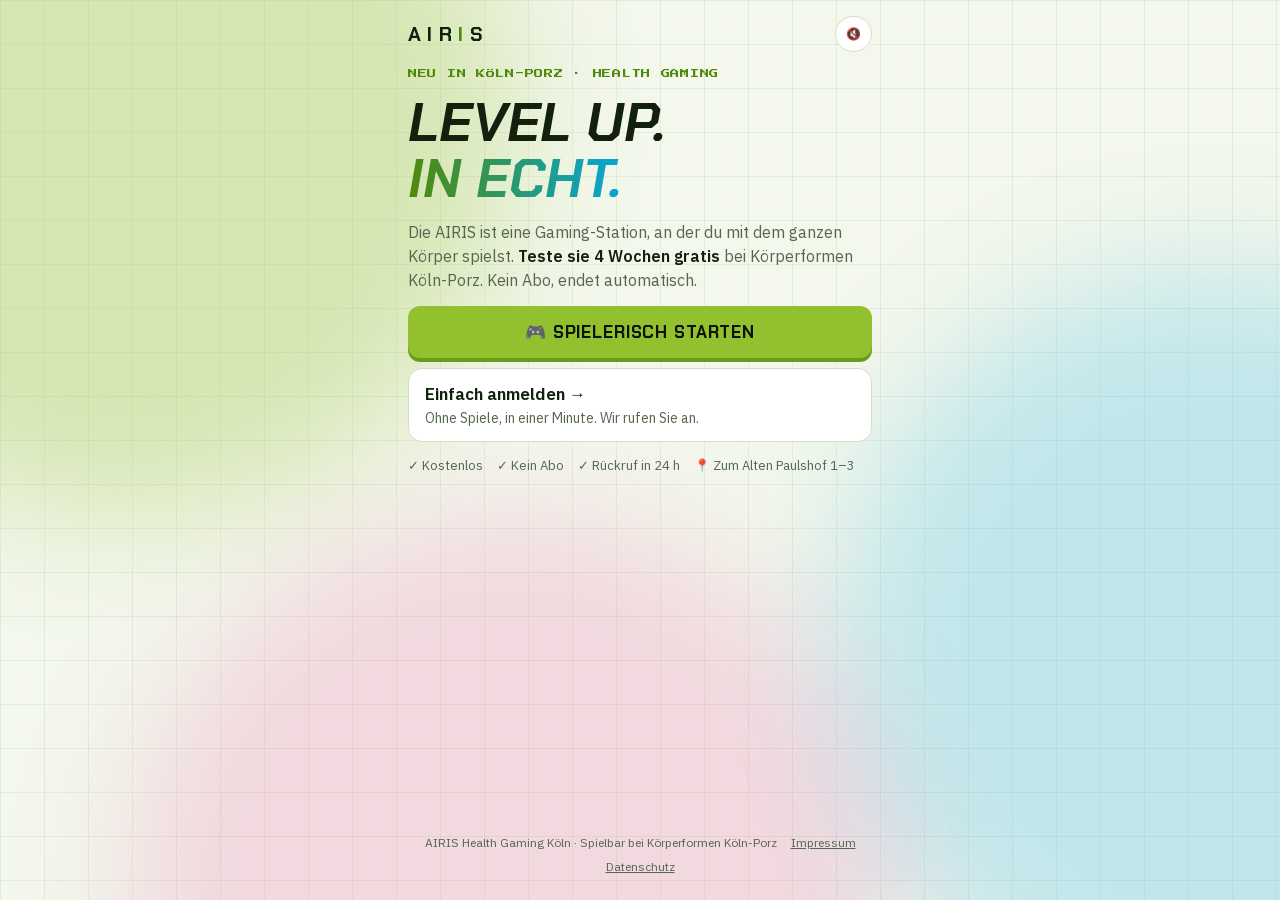
<file: index.html>
<!doctype html>
<html lang="de">
<head>
<meta charset="utf-8">
<meta name="viewport" content="width=device-width, initial-scale=1, viewport-fit=cover">
<meta name="color-scheme" content="light dark">
<title>AIRIS Arcade – 4 Wochen gratis testen</title>
<meta name="description" content="AIRIS Health Gaming Köln: 4 Wochen gratis testen. Spielerisch mit Charakter und Mini-Games oder ganz klassisch anmelden. Bei Körperformen Köln-Porz.">
<meta property="og:title" content="AIRIS Arcade – Press Start">
<meta property="og:description" content="4 Wochen AIRIS gratis testen in Köln-Porz.">
<meta property="og:image" content="https://airisporz-svg.github.io/assets/airis-social.jpg">
<meta property="og:url" content="https://airisporz-svg.github.io/">
<meta property="og:type" content="website">
<meta name="twitter:card" content="summary_large_image">
<link rel="stylesheet" href="assets/fonts/fonts.css">
<style>
/* ---------- tokens: light (default) ---------- */
:root {
  --bg: #f3f7ec; --bg-grid: rgba(70,110,20,.08); --panel: #ffffff; --panel2: #eef4e3; --line: #d3dfc2; --fg: #12200e; --muted: #56674f;
  --accent: #93c02f; --accent-strong: #4f8a0b; --on-accent: #0b1406; --accent-shadow: #6c9a1a;
  --cyan: #00a8e8; --pink: #e8389b; --gold: #e0a100; --orange: #ff5a36; --violet: #7a4dff;
  --bad: #d93a2b; --ok: #2f8f2f;
  --glow: 0 0 0 rgba(0,0,0,0); --card-shadow: 0 6px 24px rgba(40,70,10,.10);
  --blob1: rgba(147,192,47,.30); --blob2: rgba(0,168,232,.20); --blob3: rgba(232,56,155,.16);
  --display: "Chakra Petch", "Arial Black", sans-serif; --body: "IBM Plex Sans", -apple-system, Arial, sans-serif; --mono: "JetBrains Mono", Menlo, monospace; --pixel: "Press Start 2P", "JetBrains Mono", monospace;
  --ease: cubic-bezier(.2,.9,.25,1.2); --r: 14px; --gap: 12px;
}
@media (prefers-color-scheme: dark) { :root:not([data-theme="light"]) {
  --bg: #070b12; --bg-grid: rgba(155,225,47,.06); --panel: #0f1622; --panel2: #16202f; --line: #263449; --fg: #eef3ff; --muted: #97a5ba;
  --accent: #9be12f; --accent-strong: #b6f05a; --on-accent: #0a1006; --accent-shadow: #5d8d12;
  --cyan: #2fd4ff; --pink: #ff4fb8; --gold: #ffc93c; --orange: #ff7a45; --violet: #9b7bff; --bad: #ff6b5e; --ok: #7be07b;
  --glow: 0 0 26px rgba(155,225,47,.35); --card-shadow: 0 6px 30px rgba(0,0,0,.35);
  --blob1: rgba(155,225,47,.18); --blob2: rgba(47,212,255,.16); --blob3: rgba(255,79,184,.14); color-scheme: dark; } }
:root[data-theme="dark"] {
  --bg: #070b12; --bg-grid: rgba(155,225,47,.06); --panel: #0f1622; --panel2: #16202f; --line: #263449; --fg: #eef3ff; --muted: #97a5ba;
  --accent: #9be12f; --accent-strong: #b6f05a; --on-accent: #0a1006; --accent-shadow: #5d8d12;
  --cyan: #2fd4ff; --pink: #ff4fb8; --gold: #ffc93c; --orange: #ff7a45; --violet: #9b7bff; --bad: #ff6b5e; --ok: #7be07b;
  --glow: 0 0 26px rgba(155,225,47,.35); --card-shadow: 0 6px 30px rgba(0,0,0,.35);
  --blob1: rgba(155,225,47,.18); --blob2: rgba(47,212,255,.16); --blob3: rgba(255,79,184,.14); color-scheme: dark; }

* { box-sizing: border-box; -webkit-tap-highlight-color: transparent; }
[hidden] { display: none !important; }
html, body { margin: 0; min-height: 100%; background: var(--bg); color: var(--fg); font-family: var(--body); overflow-x: hidden; }
body { font-size: 16px; line-height: 1.5; }
.bgfx { position: fixed; inset: 0; z-index: 0; pointer-events: none; overflow: hidden; }
.bgfx::before { content: ""; position: absolute; inset: 0; background-image: linear-gradient(var(--bg-grid) 1px, transparent 1px), linear-gradient(90deg, var(--bg-grid) 1px, transparent 1px); background-size: 44px 44px; }
.blob { position: absolute; width: 60vmax; height: 60vmax; border-radius: 50%; filter: blur(60px); }
.blob.b1 { background: var(--blob1); left: -20vmax; top: -20vmax; animation: float1 18s ease-in-out infinite alternate; }
.blob.b2 { background: var(--blob2); right: -25vmax; top: 30vh; animation: float2 22s ease-in-out infinite alternate; }
.blob.b3 { background: var(--blob3); left: 10vw; bottom: -30vmax; animation: float1 26s ease-in-out infinite alternate-reverse; }
@keyframes float1 { to { transform: translate(12vw, 10vh) scale(1.1); } } @keyframes float2 { to { transform: translate(-14vw, -8vh) scale(.9); } }
#fx { position: fixed; inset: 0; width: 100vw; height: 100vh; pointer-events: none; z-index: 40; }
.shell { position: relative; z-index: 1; max-width: 31rem; margin: 0 auto; padding: max(14px, env(safe-area-inset-top)) 16px max(24px, env(safe-area-inset-bottom)); min-height: 100dvh; display: flex; flex-direction: column; gap: var(--gap); }
.shell.shake { animation: shake .35s; }
@keyframes shake { 20% { transform: translate(-6px, 2px); } 40% { transform: translate(6px, -2px); } 60% { transform: translate(-4px, 1px); } 80% { transform: translate(3px, 0); } }

/* header */
header { display: grid; grid-template-columns: auto 1fr auto; align-items: center; gap: 10px; min-height: 40px; }
.logo { font-family: var(--display); font-weight: 700; font-size: 20px; letter-spacing: .32em; color: var(--fg); text-decoration: none; }
.logo span { color: var(--accent-strong); }
.hdr-r { display: flex; gap: 8px; align-items: center; justify-self: end; }
.icon-btn { height: 36px; min-width: 36px; padding: 0 10px; display: inline-flex; align-items: center; justify-content: center; gap: 6px; font-family: var(--mono); font-size: 12px; color: var(--muted); background: var(--panel); border: 1px solid var(--line); border-radius: 999px; cursor: pointer; }
.icon-btn canvas { width: 26px; height: 26px; image-rendering: pixelated; }
.xp { display: grid; grid-template-columns: auto 1fr auto; align-items: center; gap: 8px; font-family: var(--pixel); font-size: 9px; color: var(--accent-strong); }
.xp .bar { height: 8px; background: var(--panel2); border: 1px solid var(--line); border-radius: 4px; overflow: hidden; }
.xp .bar i { display: block; height: 100%; width: 0; background: linear-gradient(90deg, var(--accent), var(--cyan), var(--pink)); background-size: 200% 100%; animation: shimmer 4s linear infinite; transition: width .6s var(--ease); }
@keyframes shimmer { to { background-position: 200% 0; } }

/* screens */
.screen { display: none; flex: 1; flex-direction: column; gap: 14px; min-width: 0; }
.screen.on { display: flex; animation: enter .45s var(--ease); }
@keyframes enter { from { opacity: 0; transform: translateY(16px); } to { opacity: 1; transform: none; } }
.kicker { font-family: var(--pixel); font-size: 9px; letter-spacing: .08em; text-transform: uppercase; color: var(--accent-strong); line-height: 1.7; }
h1, h2, h3 { margin: 0; text-wrap: balance; overflow-wrap: anywhere; }
h1, h2 { font-family: var(--display); font-style: italic; text-transform: uppercase; line-height: 1.02; }
h1 { font-size: clamp(2rem, 10vw, 3.4rem); } h1 em { font-style: italic; display: block; background: linear-gradient(90deg, var(--accent-strong), var(--cyan), var(--pink)); -webkit-background-clip: text; background-clip: text; color: transparent; }
h2 { font-size: clamp(1.55rem, 7.5vw, 2.3rem); }
h3 { font-family: var(--display); font-size: 1.1rem; text-transform: uppercase; }
p { margin: 0; color: var(--muted); } strong { color: var(--fg); }
.card { background: var(--panel); border: 1px solid var(--line); border-radius: var(--r); padding: 14px; box-shadow: var(--card-shadow); min-width: 0; }

/* buttons */
.btn { position: relative; overflow: hidden; display: inline-flex; align-items: center; justify-content: center; gap: 8px; font-family: var(--display); font-weight: 700; font-size: 17px; letter-spacing: .05em; text-transform: uppercase; background: var(--accent); color: var(--on-accent); border: 0; border-radius: 12px; padding: 14px 18px; min-height: 52px; cursor: pointer; width: 100%; box-shadow: 0 4px 0 var(--accent-shadow), var(--glow); transition: transform .08s, box-shadow .08s; text-decoration: none; }
.btn:active { transform: translateY(3px); box-shadow: 0 1px 0 var(--accent-shadow); }
.btn::after { content: ""; position: absolute; inset: 0; background: linear-gradient(110deg, transparent 30%, rgba(255,255,255,.5) 50%, transparent 70%); transform: translateX(-120%); }
.btn.glow::after { animation: sheen 2.8s infinite; } @keyframes sheen { 60%, 100% { transform: translateX(120%); } }
.btn:disabled { opacity: .4; cursor: not-allowed; box-shadow: none; }
.btn.alt { background: var(--panel); color: var(--fg); border: 1px solid var(--line); font-size: 14px; min-height: 46px; padding: 10px 12px; box-shadow: none; }
.btn.plain { font-family: var(--body); font-style: normal; text-transform: none; letter-spacing: 0; font-weight: 600; font-size: 17px; }
.link { color: var(--muted); font-size: 15px; background: none; border: 0; text-decoration: underline; cursor: pointer; font-family: var(--body); align-self: center; padding: 8px; }
:focus-visible { outline: 3px solid var(--cyan); outline-offset: 3px; }
[tabindex="-1"]:focus { outline: none; }
.row2 { display: grid; grid-template-columns: 1fr 1fr; gap: 8px; }

/* landing choice */
.choice { display: grid; gap: 10px; }
.choice .serious { display: grid; gap: 4px; text-align: left; background: var(--panel); color: var(--fg); border: 1px solid var(--line); border-radius: var(--r); padding: 14px 16px; cursor: pointer; font-family: var(--body); }
.choice .serious b { font-size: 17px; } .choice .serious span { color: var(--muted); font-size: 14px; }
.trust { display: flex; flex-wrap: wrap; gap: 6px 14px; font-size: 13px; color: var(--muted); }

/* menu */
.stage-mini { display: grid; grid-template-columns: 88px 1fr; gap: 12px; align-items: center; }
.stage-mini canvas { width: 88px; height: 88px; image-rendering: pixelated; }
.bubble { position: relative; background: var(--panel); border: 1px solid var(--line); border-radius: 14px; padding: 10px 12px; font-size: 14.5px; color: var(--fg); box-shadow: var(--card-shadow); }
.bubble::before { content: ""; position: absolute; left: -7px; top: 22px; width: 12px; height: 12px; background: var(--panel); border-left: 1px solid var(--line); border-bottom: 1px solid var(--line); transform: rotate(45deg); }
.daily { display: grid; grid-template-columns: 1fr auto; gap: 6px 10px; align-items: center; background: linear-gradient(120deg, color-mix(in srgb, var(--gold) 22%, transparent), color-mix(in srgb, var(--pink) 14%, transparent)); border: 1px solid color-mix(in srgb, var(--gold) 60%, var(--line)); border-radius: var(--r); padding: 12px 14px; }
.daily .q { font-weight: 600; } .daily .s { font-family: var(--pixel); font-size: 9px; color: var(--muted); grid-column: 1 / -1; }
.daily .done { font-family: var(--pixel); font-size: 9px; color: var(--ok); }
.games { display: grid; grid-template-columns: 1fr 1fr; gap: 10px; }
.game { position: relative; text-align: left; background: var(--panel); border: 1px solid var(--line); border-radius: var(--r); padding: 14px 12px 12px; cursor: pointer; color: var(--fg); font-family: var(--body); display: grid; grid-template-rows: 34px auto auto; gap: 4px; transition: transform .15s var(--ease), border-color .15s; box-shadow: var(--card-shadow); min-width: 0; }
.game:hover, .game:focus-visible { transform: translateY(-3px); border-color: var(--accent); }
.game .ico { font-size: 26px; line-height: 34px; }
.game b { font-family: var(--display); font-size: 16px; text-transform: uppercase; } .game small { font-size: 13px; color: var(--muted); }
.game .tag { position: absolute; top: 10px; right: 10px; font-family: var(--pixel); font-size: 7px; padding: 4px 6px; border-radius: 6px; }
.game .tag.hot { background: var(--pink); color: #fff; animation: pulse 1.6s ease-in-out infinite; } .game .tag.best { background: var(--panel2); color: var(--gold); border: 1px solid var(--line); }
.game.featured { border: 2px solid var(--pink); }
@keyframes pulse { 50% { transform: scale(1.08); } }
.board { display: grid; gap: 6px; }
.board .head { display: flex; justify-content: space-between; align-items: baseline; gap: 8px; }
.board .head small { font-size: 12px; color: var(--muted); }
.brow { display: grid; grid-template-columns: 26px 30px 1fr auto; gap: 8px; align-items: center; padding: 6px 8px; border-radius: 10px; font-size: 14px; }
.brow:nth-child(odd) { background: var(--panel2); }
.brow .rk { font-family: var(--pixel); font-size: 9px; color: var(--muted); text-align: center; }
.brow canvas { width: 28px; height: 28px; image-rendering: pixelated; }
.brow .bot { font-size: 18px; text-align: center; }
.brow .sc { font-family: var(--mono); font-weight: 700; }
.brow.me { background: color-mix(in srgb, var(--accent) 22%, transparent); outline: 1px solid var(--accent); }
.brow .nm { overflow: hidden; text-overflow: ellipsis; white-space: nowrap; }
.board .note { font-size: 12px; color: var(--muted); }

/* game screens */
.hud { display: grid; grid-template-columns: 40px 1fr auto; align-items: center; gap: 10px; font-family: var(--pixel); font-size: 10px; min-height: 40px; }
.hud canvas { width: 40px; height: 40px; image-rendering: pixelated; }
.hud .t { color: var(--accent-strong); }
.tbar { height: 8px; background: var(--panel2); border-radius: 4px; overflow: hidden; } .tbar i { display: block; height: 100%; background: linear-gradient(90deg, var(--bad), var(--gold) 30%, var(--accent) 65%, var(--cyan)); transform-origin: left; }
.combo { font-family: var(--pixel); font-size: 11px; color: var(--pink); text-align: center; height: 16px; }
.combo.pop { animation: cpop .35s var(--ease); } @keyframes cpop { from { transform: scale(1.8); } to { transform: scale(1); } }
.grid3 { display: grid; grid-template-columns: repeat(3, 1fr); gap: 10px; aspect-ratio: 1; touch-action: manipulation; user-select: none; }
.pad { border-radius: 16px; border: 2px solid var(--line); background: var(--panel); cursor: pointer; position: relative; transition: transform .08s; box-shadow: var(--card-shadow); }
.pad.lit { background: radial-gradient(circle, #f4ffd8, var(--accent) 60%); border-color: var(--accent); box-shadow: 0 0 30px color-mix(in srgb, var(--accent) 70%, transparent); animation: litin .18s var(--ease); }
.pad.lit.gold { background: radial-gradient(circle, #fff6cf, var(--gold) 60%); border-color: var(--gold); }
@keyframes litin { from { transform: scale(.82); } to { transform: scale(1); } }
.pad.ok { background: #fff; transform: scale(.92); } .pad.miss { border-color: var(--bad); animation: wob .25s; } @keyframes wob { 30% { transform: translateX(-4px); } 70% { transform: translateX(4px); } }
.pad .k { position: absolute; right: 8px; bottom: 6px; font-family: var(--mono); font-size: 11px; color: var(--muted); opacity: .6; }
.grid2 { display: grid; grid-template-columns: 1fr 1fr; gap: 12px; aspect-ratio: 1; touch-action: manipulation; user-select: none; }
.simon { border-radius: 22px; border: 3px solid rgba(0,0,0,.15); cursor: pointer; opacity: .38; transition: opacity .1s, transform .1s; }
.simon.on { opacity: 1; transform: scale(1.04); box-shadow: 0 0 40px currentColor, inset 0 0 30px rgba(255,255,255,.5); }
.s0 { background: var(--accent); color: var(--accent); } .s1 { background: var(--cyan); color: var(--cyan); } .s2 { background: var(--gold); color: var(--gold); } .s3 { background: var(--pink); color: var(--pink); }
canvas#dodge { width: 100%; aspect-ratio: 3/4; border: 1px solid var(--line); border-radius: var(--r); touch-action: none; display: block; }
.count { font-family: var(--pixel); font-size: clamp(3rem, 18vw, 5rem); text-align: center; color: var(--accent-strong); margin: auto; }
.count.pop { animation: cnt .6s var(--ease); } @keyframes cnt { from { transform: scale(2.4); opacity: 0; } 40% { opacity: 1; } to { transform: scale(1); } }
.hint { text-align: center; font-size: 13px; color: var(--muted); }
.skipbar { display: flex; justify-content: flex-end; } .skipbar button { font-size: 13px; }

/* result */
.res { display: grid; grid-template-columns: 84px 1fr; gap: 14px; align-items: center; }
.res canvas { width: 84px; height: 84px; image-rendering: pixelated; }
.big { font-family: var(--pixel); font-size: clamp(2rem, 12vw, 3rem); line-height: 1.15; color: var(--accent-strong); overflow-wrap: anywhere; }
.badge { display: inline-block; font-family: var(--pixel); font-size: 9px; letter-spacing: .06em; text-transform: uppercase; border: 1px solid var(--accent-strong); color: var(--accent-strong); border-radius: 999px; padding: 6px 12px; }
.newbest { font-family: var(--pixel); font-size: 9px; color: var(--pink); margin-top: 6px; }
.cta { display: grid; gap: 10px; background: linear-gradient(160deg, color-mix(in srgb, var(--accent) 18%, var(--panel)), var(--panel)); border: 1px solid var(--accent); border-radius: var(--r); padding: 14px; }

/* options */
.opts { display: grid; gap: 8px; }
.opt { text-align: left; font: inherit; color: var(--fg); background: var(--panel); border: 1px solid var(--line); border-radius: 12px; padding: 12px 14px; min-height: 56px; cursor: pointer; display: grid; grid-template-columns: 32px 1fr; gap: 10px; align-items: center; transition: transform .15s var(--ease), border-color .15s, background .15s; }
.opt:hover { transform: translateX(3px); } .opt[aria-pressed="true"] { border-color: var(--accent); background: var(--panel2); box-shadow: inset 4px 0 0 var(--accent); }
.opt .e { font-size: 22px; text-align: center; } .opt small { display: block; color: var(--muted); }
.stagger .opt { animation: enter .4s var(--ease) both; } .stagger .opt:nth-child(2) { animation-delay: .05s; } .stagger .opt:nth-child(3) { animation-delay: .1s; } .stagger .opt:nth-child(4) { animation-delay: .15s; }

/* editor */
.edstage { position: relative; border-radius: 18px; border: 1px solid var(--line); padding: 56px 12px 14px; display: grid; justify-items: center; gap: 6px; overflow: hidden; box-shadow: var(--card-shadow); }
.edstage canvas { width: min(46vw, 176px); height: min(46vw, 176px); image-rendering: pixelated; cursor: pointer; }
.edstage .plate { width: 120px; height: 12px; border-radius: 50%; background: rgba(0,0,0,.18); filter: blur(2px); margin-top: -12px; }
.edstage .nm { font-family: var(--pixel); font-size: 12px; color: #fff; text-shadow: 0 2px 0 rgba(0,0,0,.35); }
.edstage .cl { font-family: var(--mono); font-size: 12px; color: #fff; opacity: .9; }
.edstage .tools { position: absolute; top: 10px; left: 10px; right: 10px; display: flex; justify-content: space-between; }
.edstage .tools button { height: 34px; padding: 0 10px; border-radius: 999px; border: 0; background: rgba(0,0,0,.35); color: #fff; font-family: var(--mono); font-size: 12px; cursor: pointer; }
.tabs { display: flex; gap: 6px; overflow-x: auto; scrollbar-width: none; padding: 2px; } .tabs::-webkit-scrollbar { display: none; }
.tabs button { flex: none; height: 36px; font-family: var(--mono); font-size: 12px; color: var(--muted); background: var(--panel); border: 1px solid var(--line); border-radius: 999px; padding: 0 12px; cursor: pointer; }
.tabs button[aria-selected="true"] { background: var(--fg); color: var(--bg); border-color: var(--fg); }
.swatches { display: grid; grid-template-columns: repeat(auto-fill, minmax(54px, 1fr)); gap: 8px; }
.sw { aspect-ratio: 1; border-radius: 12px; border: 2px solid var(--line); cursor: pointer; background: var(--panel2); display: grid; place-items: center; transition: transform .12s var(--ease); padding: 0; }
.sw:hover { transform: scale(1.06); } .sw[aria-pressed="true"] { border-color: var(--fg); box-shadow: 0 0 0 3px var(--accent); }
.sw canvas { width: 80%; height: 80%; image-rendering: pixelated; }
.stats { display: grid; gap: 6px; font-family: var(--mono); font-size: 12px; }
.stat { display: grid; grid-template-columns: 6rem 1fr 1.5rem; gap: 8px; align-items: center; } .stat .b { height: 8px; background: var(--panel2); border-radius: 4px; overflow: hidden; } .stat .b i { display: block; height: 100%; background: linear-gradient(90deg, var(--accent), var(--cyan)); transition: width .5s var(--ease); }

/* forms */
.field { display: grid; gap: 6px; }
.field label { font-weight: 600; font-size: 15px; }
.field .help { font-size: 13px; color: var(--muted); }
input[type=text], input[type=tel], input[type=email] { font: inherit; font-size: 18px; color: var(--fg); background: var(--panel); border: 2px solid var(--line); border-radius: 12px; padding: 13px 14px; width: 100%; min-height: 54px; transition: border-color .15s, box-shadow .15s; }
input:focus { border-color: var(--accent); outline: none; box-shadow: 0 0 0 4px color-mix(in srgb, var(--accent) 25%, transparent); }
input[aria-invalid="true"] { border-color: var(--bad); }
.err { color: var(--bad); font-size: 14px; min-height: 1.3em; }
.radios { display: grid; grid-template-columns: repeat(2, minmax(0, 1fr)); gap: 8px; }
.radios label { min-width: 0; overflow-wrap: anywhere; display: flex; gap: 8px; align-items: center; background: var(--panel); border: 2px solid var(--line); border-radius: 12px; padding: 12px; min-height: 52px; cursor: pointer; font-size: 15px; }
.radios input { accent-color: var(--accent-strong); width: 18px; height: 18px; }
.radios label:has(input:checked) { border-color: var(--accent); background: var(--panel2); }
.chips { display: flex; flex-wrap: wrap; gap: 8px; }
.chips button { min-height: 44px; padding: 0 14px; border-radius: 999px; border: 2px solid var(--line); background: var(--panel); color: var(--fg); font: inherit; font-size: 15px; cursor: pointer; transition: transform .12s var(--ease), border-color .12s; }
.chips button:hover { transform: translateY(-2px); } .chips button[aria-pressed="true"] { border-color: var(--accent); background: var(--panel2); box-shadow: inset 0 0 0 1px var(--accent); font-weight: 600; }
.sub { font-family: var(--body); font-weight: 600; font-size: 15px; text-transform: none; font-style: normal; }
.sub small { color: var(--muted); font-weight: 400; }
.hp { position: absolute; left: -9999px; width: 1px; height: 1px; overflow: hidden; }
.timeline { display: grid; gap: 10px; margin: 0; padding: 0; list-style: none; }
.timeline li { display: grid; grid-template-columns: 32px 1fr; gap: 10px; align-items: start; font-size: 15px; }
.timeline li b { display: grid; place-items: center; width: 32px; height: 32px; border-radius: 50%; background: var(--accent); color: var(--on-accent); font-family: var(--mono); }
.timeline li span { padding-top: 5px; }
a.tel { color: var(--fg); font-weight: 600; }
.steps { display: grid; grid-template-columns: repeat(4, 1fr); gap: 6px; } .steps i { height: 6px; border-radius: 3px; background: var(--panel2); } .steps i.on { background: var(--accent); }
.ask { display: grid; grid-template-columns: 64px 1fr; gap: 12px; align-items: center; } .ask canvas { width: 64px; height: 64px; image-rendering: pixelated; }
.summary { display: grid; gap: 4px; }
.summary .sr { display: grid; grid-template-columns: 7rem 1fr auto; gap: 8px; align-items: center; padding: 8px 0; border-bottom: 1px solid var(--line); font-size: 15px; }
.summary .sr:last-child { border-bottom: 0; } .summary .sr span { color: var(--muted); } .summary .sr button { font-size: 13px; padding: 4px; }
.consent { display: grid; grid-template-columns: 24px 1fr; gap: 10px; align-items: start; font-size: 14px; color: var(--muted); line-height: 1.45; }
.consent input { width: 22px; height: 22px; margin: 1px 0 0; accent-color: var(--accent-strong); }
.secure { font-size: 13px; color: var(--muted); display: flex; gap: 6px; align-items: center; }

/* done */
.card-wrap { display: grid; place-items: center; } .card-wrap canvas { width: min(100%, 300px); height: auto; border-radius: 18px; box-shadow: var(--card-shadow), var(--glow); animation: flip .9s var(--ease); }
@keyframes flip { from { transform: perspective(800px) rotateY(90deg); } to { transform: perspective(800px) rotateY(0); } }
.note { font-size: 13px; color: var(--gold); border: 1px dashed var(--gold); border-radius: 10px; padding: 8px 10px; }
.toast { position: fixed; left: 50%; top: 16%; z-index: 45; font-family: var(--pixel); font-size: 13px; color: #111; background: var(--gold); padding: 12px 18px; border-radius: 10px; pointer-events: none; animation: toast 1.6s var(--ease) forwards; white-space: nowrap; }
@keyframes toast { 0% { opacity: 0; transform: translate(-50%, 20px) scale(.6); } 15%, 75% { opacity: 1; transform: translate(-50%, 0) scale(1); } 100% { opacity: 0; transform: translate(-50%, -20px); } }

/* serious mode */
.serious-mode .bgfx .blob, .serious-mode #fx { display: none; }
.plain h2 { font-style: normal; text-transform: none; font-family: var(--body); font-weight: 600; font-size: 1.7rem; }
footer { font-size: 12px; color: var(--muted); display: flex; flex-wrap: wrap; gap: 6px 14px; justify-content: center; margin-top: auto; padding-top: 8px; } footer a { color: var(--muted); }
@media (prefers-reduced-motion: reduce) { *, *::before, *::after { animation: none !important; transition: none !important; } }
</style>
</head>
<body>
<div class="bgfx" aria-hidden="true"><div class="blob b1"></div><div class="blob b2"></div><div class="blob b3"></div></div>
<canvas id="fx" aria-hidden="true"></canvas>
<div class="shell" id="shell">
  <header>
    <a class="logo" href="#" id="home" aria-label="AIRIS Startseite">AIR<span>I</span>S</a>
    <span></span>
    <div class="hdr-r">
      <button class="icon-btn" id="hdr-char" aria-label="Charakter bearbeiten" hidden><canvas id="hdr-av" width="16" height="16"></canvas></button>
      <button class="icon-btn" id="sound" aria-pressed="false" aria-label="Ton an oder aus">🔇</button>
    </div>
  </header>
  <div class="xp" id="xpline" aria-label="Fortschritt" hidden><span id="xp-lbl">XP 0</span><div class="bar"><i id="xp-bar"></i></div><span id="lvl">LV1</span></div>

  <!-- ========== START: two paths ========== -->
  <section class="screen on" id="s-start" aria-labelledby="h-start">
    <div class="kicker">Neu in Köln-Porz · Health Gaming</div>
    <h1 id="h-start">Level up.<em>In echt.</em></h1>
    <p>Die AIRIS ist eine Gaming-Station, an der du mit dem ganzen Körper spielst. <strong>Teste sie 4 Wochen gratis</strong> bei Körperformen Köln-Porz. Kein Abo, endet automatisch.</p>
    <div class="choice">
      <button class="btn glow" data-go="menu" id="go-play">🎮 Spielerisch starten</button>
      <button class="serious" data-go="plain" id="go-plain"><b>Einfach anmelden →</b><span>Ohne Spiele, in einer Minute. Wir rufen Sie an.</span></button>
    </div>
    <div class="trust"><span>✓ Kostenlos</span><span>✓ Kein Abo</span><span>✓ Rückruf in 24 h</span><span>📍 Zum Alten Paulshof 1–3</span></div>
  </section>

  <!-- ========== PLAIN (serious) FORM ========== -->
  <section class="screen plain" id="s-plain" aria-labelledby="h-plain">
    <h2 id="h-plain">Kostenlosen Test anfragen</h2>
    <p>Tragen Sie sich ein, wir rufen Sie innerhalb von 24 Stunden an und vereinbaren Ihren Termin. Lieber direkt? <a class="tel" href="tel:+4922031864763">02203 1864763</a></p>
    <div class="field"><label for="p-name">Vorname</label><input type="text" id="p-name" autocomplete="given-name"></div>
    <div class="field"><label for="p-tel">Telefonnummer</label><input type="tel" id="p-tel" autocomplete="tel" inputmode="tel"><span class="help">Nur für den Rückruf zur Terminvereinbarung.</span></div>
    <div class="field"><span style="font-weight:600">Wann passt es Ihnen am besten?</span><div class="radios" id="p-zeit"></div></div>
    <div class="field"><span style="font-weight:600">Welche Tage passen?</span><div class="radios" id="p-tage"></div></div>
    <div class="field"><span style="font-weight:600">Wie dürfen wir Sie kontaktieren?</span><div class="radios" id="p-kontakt"></div></div>
    <div class="field"><span style="font-weight:600">Kommen Sie allein? <small style="font-weight:400;color:var(--muted)">(optional)</small></span><div class="radios" id="p-beg"></div></div>
    <div class="field"><span style="font-weight:600">Altersgruppe <small style="font-weight:400;color:var(--muted)">(optional)</small></span><div class="radios" id="p-alter"></div></div>
    <div class="field" id="p-src-field"><span style="font-weight:600">Wie haben Sie von uns erfahren? <small style="font-weight:400;color:var(--muted)">(optional)</small></span><div class="radios" id="p-src"></div></div>
    <div class="hp" aria-hidden="true"><label>Firma <input type="text" id="p-hp" tabindex="-1" autocomplete="off"></label></div>
    <label class="consent"><input type="checkbox" id="p-consent"><span>Ich bin einverstanden, dass Körperformen Köln-Porz mich unter dieser Nummer anruft oder per WhatsApp kontaktiert, um einen kostenlosen AIRIS-Testtermin zu vereinbaren. Ich bin mindestens 18 Jahre alt. Die Angaben werden nur dafür genutzt und gelöscht, wenn kein Vertrag zustande kommt. Widerruf jederzeit. <a href="datenschutz.html">Datenschutzerklärung</a></span></label>
    <div class="err" id="p-err" aria-live="polite"></div>
    <button class="btn plain" id="p-send">Kostenlos anmelden</button>
    <div class="secure">🔒 Ihre Daten werden verschlüsselt übertragen und nicht weitergegeben.</div>
    <button class="link" data-go="start">Zurück</button>
  </section>

  <section class="screen plain" id="s-thanks" aria-labelledby="h-thanks">
    <h2 id="h-thanks">Vielen Dank, <span id="t-name"></span>!</h2>
    <p>Ihre Anfrage ist angekommen. Wir rufen Sie innerhalb von 24 Stunden an und vereinbaren Ihren kostenlosen Testtermin.</p>
    <ol class="timeline"><li><b>1</b><span>Wir melden uns innerhalb von 24 Stunden.</span></li><li><b>2</b><span>Gemeinsam finden wir einen Termin.</span></li><li><b>3</b><span>Sie kommen vorbei und testen die AIRIS 4 Wochen kostenlos.</span></li></ol>
    <div class="card"><p><strong>Körperformen Köln-Porz</strong><br>Zum Alten Paulshof 1–3, 51147 Köln<br>Telefon <a class="tel" href="tel:+4922031864763">02203 1864763</a></p></div>
    <div class="note" id="t-demo" hidden>Demo-Modus: Das Formular ist noch nicht verbunden, es wurde nichts gesendet.</div>
    <button class="link" data-go="start">Zur Startseite</button>
  </section>

  <!-- ========== MENU ========== -->
  <section class="screen" id="s-menu" aria-labelledby="h-menu">
    <div class="skipbar"><button class="link" data-go="plain">Ohne Spiel anmelden</button></div>
    <div class="stage-mini"><canvas id="menu-av" width="16" height="16" aria-hidden="true"></canvas><div class="bubble" id="menu-bubble" aria-live="polite">Hi! Bau dir zuerst deinen Charakter.</div></div>
    <h1 id="h-menu" style="font-size:clamp(1.8rem,8.5vw,2.8rem)">Arcade<em>Heute im Programm</em></h1>
    <button class="btn glow" data-go="editor" id="menu-create">🎨 Charakter erstellen</button>
    <div class="daily" id="daily"><div class="q" id="daily-q">Tagesquest</div><span class="done" id="daily-done"></span><div class="s" id="daily-s"></div></div>
    <div class="games" id="games"></div>
    <div class="card board" id="board" aria-labelledby="board-h"></div>
    <div class="cta"><div class="kicker">🎁 Belohnung</div><p style="color:var(--fg)">4 Wochen AIRIS gratis testen. Kein Abo, endet automatisch.</p><button class="btn alt" data-go="lead1">Spielstand speichern & Test sichern</button></div>
  </section>

  <!-- ========== EDITOR ========== -->
  <section class="screen" id="s-editor" aria-labelledby="h-editor">
    <div class="kicker">Charakter-Editor</div>
    <h2 id="h-editor">Bau dir deinen Player</h2>
    <div class="edstage" id="edstage"><div class="tools"><button id="ed-undo" aria-label="Rückgängig">↶ Zurück</button><button id="dice" aria-label="Zufälliger Look">🎲 Zufall</button></div><canvas id="ed-av" width="16" height="16" aria-label="Vorschau deines Charakters, tippen zum Posen"></canvas><div class="plate"></div><div class="nm" id="ed-nm">PLAYER 1</div><div class="cl" id="ed-cl">Klasse wählen</div></div>
    <div class="field"><label for="in-name">Spielername (dein Vorname)</label><input type="text" id="in-name" maxlength="18" autocomplete="given-name" placeholder="z. B. Semih"></div>
    <div class="tabs" role="tablist" id="ed-tabs"></div>
    <div class="swatches" id="ed-sw" role="group" aria-label="Optionen"></div>
    <h3 style="margin-top:6px">Klasse</h3>
    <div class="opts" id="classes"></div>
    <div class="stats" id="stats" aria-label="Werte"></div>
    <div class="err" id="err-name" aria-live="polite"></div>
    <button class="btn glow" id="ed-done">Charakter fertig ✓</button>
  </section>

  <section class="screen" id="s-count" aria-live="assertive"><div class="count" id="count">3</div></section>

  <!-- ========== REACTION ========== -->
  <section class="screen" id="s-reaction">
    <div class="hud"><canvas id="re-av" width="16" height="16" aria-hidden="true"></canvas><span>SCORE <span id="re-score">0</span></span><span class="t"><span id="re-time">20.0</span>s</span></div>
    <div class="tbar"><i id="re-bar"></i></div>
    <div class="combo" id="re-combo" aria-live="polite"></div>
    <div class="grid3" id="re-grid" role="group" aria-label="Spielfeld"></div>
    <p class="hint">Grüne Felder antippen, goldene geben 3 Punkte. Tastatur: Q W E / A S D / Y X C</p>
    <div class="skipbar"><button class="link" data-quit>Spiel beenden</button></div>
  </section>

  <!-- ========== DODGE ========== -->
  <section class="screen" id="s-dodge">
    <div class="hud"><span></span><span>PUNKTE <span id="do-score">0</span></span><span class="t" id="do-lives">♥♥♥</span></div>
    <canvas id="dodge" width="300" height="400" aria-label="Ausweich-Spiel: Pfeiltasten, Wischen oder Knöpfe"></canvas>
    <div class="row2"><button class="btn alt" id="do-l" aria-label="Nach links">◀ Links</button><button class="btn alt" id="do-r" aria-label="Nach rechts">Rechts ▶</button></div>
    <div class="skipbar"><button class="link" data-quit>Spiel beenden</button></div>
  </section>

  <!-- ========== SIMON ========== -->
  <section class="screen" id="s-simon">
    <div class="hud"><canvas id="si-av" width="16" height="16" aria-hidden="true"></canvas><span>LEVEL <span id="si-level">1</span></span><span class="t" id="si-state">Schau zu…</span></div>
    <div class="grid2" id="si-grid" role="group" aria-label="Merk-Spiel"><button class="simon s0" aria-label="Grün"></button><button class="simon s1" aria-label="Blau"></button><button class="simon s2" aria-label="Gelb"></button><button class="simon s3" aria-label="Pink"></button></div>
    <p class="hint">Merk dir die Reihenfolge. Tastatur: 1 2 3 4</p>
    <div class="skipbar"><button class="link" data-quit>Spiel beenden</button></div>
  </section>

  <!-- ========== QUIZ ========== -->
  <section class="screen" id="s-quiz" aria-labelledby="qz-q">
    <div class="hud"><canvas id="qz-av" width="16" height="16" aria-hidden="true"></canvas><span id="qz-n">FRAGE 1/5</span><span></span></div>
    <h2 id="qz-q"></h2>
    <div class="opts stagger" id="qz-opts"></div>
    <div class="skipbar"><button class="link" data-quit>Quiz beenden</button></div>
  </section>

  <!-- ========== RESULT ========== -->
  <section class="screen" id="s-result" aria-labelledby="r-big">
    <div class="kicker" id="r-kicker">Game Over? Continue!</div>
    <div class="res"><canvas id="r-av" width="16" height="16" aria-hidden="true"></canvas><div style="min-width:0"><div class="big" id="r-big" tabindex="-1">0</div><div class="newbest" id="r-newbest" hidden>NEUER REKORD!</div></div></div>
    <p id="r-line"></p>
    <div><span class="badge" id="r-badge"></span></div>
    <div class="daily" id="r-quest" hidden><div class="q">✅ Tagesquest geschafft!</div><span class="done">+300 XP</span></div>
    <div class="card board" id="r-board"></div>
    <div class="cta" id="r-cta"><div class="kicker">🏆 Erfolg freigeschaltet</div><h2>4 Wochen AIRIS gratis</h2><p>Speicher deinen Spielstand und sicher dir den Test in echt. Kein Abo.</p><button class="btn glow" data-go="lead1">Spielstand speichern</button></div>
    <div class="row2"><button class="btn alt" id="r-again">↻ Nochmal</button><button class="btn alt" data-go="menu">Andere Games</button></div>
    <button class="btn alt" id="r-share">Ergebnis teilen</button>
    <p id="share-msg" class="hint" aria-live="polite"></p>
  </section>

  <!-- ========== LEAD (game path) ========== -->
  <section class="screen" id="s-lead1" aria-labelledby="h-lead1">
    <div class="steps" aria-hidden="true"><i class="on"></i><i></i><i></i><i></i></div>
    <div class="ask"><canvas id="l1-av" width="16" height="16" aria-hidden="true"></canvas><div class="bubble" id="l1-say">Wann bist du am liebsten online?</div></div>
    <h2 id="h-lead1">Dein Zeitfenster</h2>
    <div class="opts stagger" id="times"></div>
    <h3 class="sub">Welche Tage?</h3>
    <div class="chips" id="days" role="group" aria-label="Welche Tage"></div>
    <button class="btn" id="l1-next" disabled>Weiter</button>
    <button class="link" data-go="menu">Zurück zur Arcade</button>
  </section>
  <section class="screen" id="s-lead2" aria-labelledby="h-lead2">
    <div class="steps" aria-hidden="true"><i class="on"></i><i class="on"></i><i></i><i></i></div>
    <div class="ask"><canvas id="l2-av" width="16" height="16" aria-hidden="true"></canvas><div class="bubble">Spielst du solo oder im Koop?</div></div>
    <h2 id="h-lead2">Solo oder Koop?</h2>
    <div class="opts stagger" id="beg"></div>
    <h3 class="sub">Altersgruppe <small>(optional, damit wir den Test passend vorbereiten)</small></h3>
    <div class="chips" id="ages" role="group" aria-label="Altersgruppe"></div>
    <button class="btn" id="l2-next" disabled>Weiter</button>
    <button class="link" data-go="lead1">Zurück</button>
  </section>
  <section class="screen" id="s-lead3" aria-labelledby="h-lead3">
    <div class="steps" aria-hidden="true"><i class="on"></i><i class="on"></i><i class="on"></i><i></i></div>
    <div class="ask"><canvas id="l3-av" width="16" height="16" aria-hidden="true"></canvas><div class="bubble">Unter welcher Nummer dürfen wir dich anrufen?</div></div>
    <h2 id="h-lead3">Dein Multiplayer-Code</h2>
    <div class="field"><label for="in-tel">Telefonnummer</label><input type="tel" id="in-tel" autocomplete="tel" inputmode="tel" placeholder="0170 1234567"><span class="help">Nur für den Rückruf zur Terminvereinbarung, für nichts anderes.</span></div>
    <h3 class="sub">Wie sollen wir uns melden?</h3>
    <div class="chips" id="contact" role="group" aria-label="Kontaktweg"></div>
    <div id="src-field"><h3 class="sub" style="margin-bottom:8px">Wie hast du uns gefunden? <small>(optional)</small></h3><div class="chips" id="srcs" role="group" aria-label="Wie gefunden"></div></div>
    <div class="hp" aria-hidden="true"><label>Firma <input type="text" id="in-hp" tabindex="-1" autocomplete="off"></label></div>
    <div class="err" id="err-tel" aria-live="polite"></div>
    <button class="btn glow" id="l3-next">Loot öffnen 🎁</button>
    <button class="link" data-go="lead2">Zurück</button>
  </section>
  <section class="screen" id="s-lead4" aria-labelledby="h-lead4">
    <div class="steps" aria-hidden="true"><i class="on"></i><i class="on"></i><i class="on"></i><i class="on"></i></div>
    <div class="ask"><canvas id="l4-av" width="16" height="16" aria-hidden="true"></canvas><div class="bubble">Loot gefunden: <strong>4 Wochen AIRIS gratis!</strong> Kurz checken und speichern.</div></div>
    <h2 id="h-lead4">Spielstand speichern?</h2>
    <p>Mit dem Speichern <strong>meldest du dich zum kostenlosen 4-Wochen-Test an</strong>. Das schickst du uns:</p>
    <div class="card summary" id="summary"></div>
    <label class="consent"><input type="checkbox" id="consent"><span>Ich bin einverstanden, dass Körperformen Köln-Porz mich unter dieser Nummer anruft oder per WhatsApp kontaktiert, um einen kostenlosen AIRIS-Testtermin zu vereinbaren. Ich bin mindestens 18 Jahre alt. Die Angaben werden nur dafür genutzt und gelöscht, wenn kein Vertrag zustande kommt. Widerruf jederzeit. <a href="datenschutz.html">Datenschutzerklärung</a></span></label>
    <div class="err" id="err-save" aria-live="polite"></div>
    <button class="btn glow" id="save" disabled>Spielstand speichern & anmelden</button>
    <div class="secure">🔒 Verschlüsselt übertragen, keine Weitergabe.</div>
  </section>

  <!-- ========== DONE ========== -->
  <section class="screen" id="s-done" aria-labelledby="h-done">
    <div class="kicker" style="text-align:center">Quest angenommen</div>
    <h2 id="h-done" style="text-align:center">Willkommen im Team, <span id="done-name">Player 1</span>!</h2>
    <div class="card-wrap" id="card-wrap"><canvas id="card" width="600" height="840" aria-label="Deine AIRIS-Spielerkarte"></canvas></div>
    <p style="text-align:center">Wir rufen dich innerhalb von 24 Stunden an. <strong>Zeig deine Spielerkarte im Studio</strong>: Zum Alten Paulshof 1–3, 51147 Köln.</p>
    <ol class="timeline"><li><b>1</b><span>Wir melden uns innerhalb von 24 Stunden.</span></li><li><b>2</b><span>Ihr macht zusammen einen Termin aus.</span></li><li><b>3</b><span>Du kommst vorbei und spielst 4 Wochen gratis.</span></li></ol>
    <div class="note" id="demo-note" hidden>Demo-Modus: Das Formular ist noch nicht verbunden, es wurde nichts gesendet.</div>
    <div class="row2" id="card-btns"><button class="btn alt" id="card-dl">⬇ Karte speichern</button><button class="btn alt" id="card-share">Teilen</button></div>
    <button class="btn" data-go="menu">Weiterspielen</button>
  </section>

  <footer>
    <span>AIRIS Health Gaming Köln · Spielbar bei Körperformen Köln-Porz</span>
    <a href="impressum.html">Impressum</a><a href="datenschutz.html">Datenschutz</a>
  </footer>
</div>

<script>
/* =========================================================================
   KONFIGURATION – Google-Formular als Empfänger (siehe ANLEITUNG.md)
   Solange action leer ist: Demo-Modus, es wird nichts gesendet.
   ========================================================================= */
const FORM = {
  action: 'https://docs.google.com/forms/d/e/1FAIpQLSfDo0uXPY-oDOGanIQscEB1qfzO7uSoytwc-PL0sFbSTjDSew/formResponse',
  fields: {
    vorname: 'entry.590413805', telefon: 'entry.621515549', wunschzeit: 'entry.917927242', wunschtage: 'entry.1228474686',
    kontaktweg: 'entry.1669439061', begleitung: 'entry.1450236495', altersgruppe: 'entry.130852945', quelle: 'entry.727154413',
    klasse: 'entry.1305825477', spiel: 'entry.1918214522', score: 'entry.2122522622', weg: 'entry.1649875169', einwilligung: 'entry.1331195381',
  },
};

(() => {
  const $ = (id) => document.getElementById(id);
  const RM = matchMedia('(prefers-reduced-motion: reduce)').matches;
  const css = (v) => getComputedStyle(document.documentElement).getPropertyValue(v).trim();
  const mem = {};
  const store = { get(k, d) { if (k in mem) return mem[k]; try { const v = localStorage.getItem('airis_' + k); return v ? JSON.parse(v) : d; } catch (e) { return d; } }, set(k, v) { mem[k] = v; try { localStorage.setItem('airis_' + k, JSON.stringify(v)); } catch (e) {} } };
  const vibe = (p) => { try { navigator.vibrate && navigator.vibrate(p); } catch (e) {} };
  const today = new Date(); const dayKey = today.toISOString().slice(0, 10); const dayIdx = Math.floor(today.getTime() / 864e5);
  const seeded = (seed) => () => { seed = (seed * 9301 + 49297) % 233280; return seed / 233280; };

  /* ===================== FX ===================== */
  const fx = $('fx'), fc = fx.getContext('2d'); let parts = [], texts = [], fxOn = false;
  const resize = () => { fx.width = innerWidth * devicePixelRatio; fx.height = innerHeight * devicePixelRatio; fc.setTransform(devicePixelRatio, 0, 0, devicePixelRatio, 0, 0); };
  addEventListener('resize', resize); resize();
  const COLS = () => [css('--accent'), css('--cyan'), css('--pink'), css('--gold'), css('--violet')];
  function burst(x, y, color, n = 18, spread = 5) { if (RM || document.body.classList.contains('serious-mode')) return; const cs = COLS(); for (let i = 0; i < n; i++) { const a = Math.random() * Math.PI * 2, s = Math.random() * spread + 1.5; parts.push({ x, y, vx: Math.cos(a) * s, vy: Math.sin(a) * s - 1.5, life: 1, size: Math.random() * 4 + 2, color: color || cs[i % cs.length] }); } loopFx(); }
  function confetti() { if (RM) return; const cs = COLS(); for (let i = 0; i < 150; i++) parts.push({ x: Math.random() * innerWidth, y: -20 - Math.random() * 220, vx: (Math.random() - .5) * 2, vy: Math.random() * 2 + 2, life: 1.8, size: Math.random() * 5 + 3, color: cs[i % cs.length], spin: true }); loopFx(); }
  function floatText(x, y, t, color) { if (RM) return; texts.push({ x, y, t, life: 1, color: color || css('--gold') }); loopFx(); }
  const centerOf = (el) => { const r = el.getBoundingClientRect(); return [r.left + r.width / 2, r.top + r.height / 2]; };
  function loopFx() { if (fxOn) return; fxOn = true; const step = () => { fc.clearRect(0, 0, innerWidth, innerHeight); parts = parts.filter(p => p.life > 0); texts = texts.filter(t => t.life > 0); parts.forEach(p => { p.x += p.vx; p.y += p.vy; p.vy += p.spin ? .02 : .18; p.life -= p.spin ? .006 : .025; fc.globalAlpha = Math.max(0, Math.min(1, p.life)); fc.fillStyle = p.color; fc.fillRect(p.x, p.y, p.size, p.spin ? p.size * .6 : p.size); }); texts.forEach(t => { t.y -= .9; t.life -= .018; fc.globalAlpha = Math.max(0, t.life); fc.fillStyle = t.color; fc.font = '12px "Press Start 2P", monospace'; fc.textAlign = 'center'; fc.fillText(t.t, t.x, t.y); }); fc.globalAlpha = 1; if (parts.length || texts.length) requestAnimationFrame(step); else fxOn = false; }; requestAnimationFrame(step); }
  let toastAt = 0;
  function toast(t) { if (document.body.classList.contains('serious-mode')) return; const now = Date.now(), at = Math.max(now, toastAt); toastAt = at + 1400; setTimeout(() => { if (document.body.classList.contains('serious-mode')) return; const d = document.createElement('div'); d.className = 'toast'; d.textContent = t; document.body.append(d); setTimeout(() => d.remove(), 1700); }, at - now); }
  function shake() { vibe(80); if (RM) return; const s = $('shell'); s.classList.remove('shake'); void s.offsetWidth; s.classList.add('shake'); }

  /* ===================== SOUND ===================== */
  let soundOn = false, ac = null;
  function beep(f, d = .07, type = 'square', v = .05) { if (!soundOn) return; try { ac = ac || new (window.AudioContext || window.webkitAudioContext)(); const o = ac.createOscillator(), g = ac.createGain(); o.type = type; o.frequency.value = f; g.gain.value = v; g.gain.exponentialRampToValueAtTime(.0001, ac.currentTime + d); o.connect(g).connect(ac.destination); o.start(); o.stop(ac.currentTime + d); } catch (e) {} }
  const jingle = (notes, gap = 90) => notes.forEach((n, i) => setTimeout(() => beep(n, .1), i * gap));
  $('sound').addEventListener('click', () => { soundOn = !soundOn; $('sound').textContent = soundOn ? '🔊' : '🔇'; $('sound').setAttribute('aria-pressed', String(soundOn)); jingle([523, 659, 784]); });

  /* ===================== XP ===================== */
  let xp = store.get('xp', 0);
  function renderXP() { const lvl = 1 + Math.floor(xp / 400); $('xp-lbl').textContent = 'XP ' + xp; $('lvl').textContent = 'LV' + lvl; $('xp-bar').style.width = ((xp % 400) / 4) + '%'; return lvl; }
  function addXP(n, from) { const before = 1 + Math.floor(xp / 400); xp += n; store.set('xp', xp); const lvl = renderXP(); const [x, y] = from ? centerOf(from) : centerOf($('xp-bar')); floatText(x, y, '+' + n + ' XP'); beep(990, .05); if (lvl > before) { toast('LEVEL UP! LV' + lvl); jingle([523, 659, 784, 1047]); const [lx, ly] = centerOf($('lvl')); burst(lx, ly, null, 30, 6); } }
  renderXP();

  /* ===================== AVATAR ===================== */
  const PAL = {
    skin: ['#ffe0bd', '#f5c99b', '#e0ac69', '#c68642', '#8d5524', '#5c3a1e'],
    hairColor: ['#1b1b1b', '#4a2c1a', '#8b5a2b', '#d4a017', '#f1e6c8', '#e85d3a', '#9be12f', '#2fd4ff', '#ff4fb8', '#9b7bff'],
    outfit: ['#9be12f', '#2fd4ff', '#ffc93c', '#ff4fb8', '#ff7a45', '#9b7bff', '#f5f5f5', '#2b2f3a', '#e63946', '#00b894'],
    bg: ['#9be12f', '#2fd4ff', '#ff4fb8', '#ffc93c', '#9b7bff', '#ff7a45', '#1c2433', '#0f8a5f'],
  };
  const OPTS = { hair: ['Kurz', 'Lang', 'Irokese', 'Locken', 'Glatze', 'Zopf', 'Undercut', 'Afro'], eyes: ['Normal', 'Fröhlich', 'Cool', 'Zwinkern', 'Entschlossen'], style: ['Shirt', 'Hoodie', 'Trikot', 'Jacke'], acc: ['Nichts', 'Cap', 'Headset', 'Brille', 'Krone', 'Stirnband', 'Bart', 'Ohrringe'] };
  const DEF = { skin: 1, hair: 0, hairColor: 1, eyes: 0, outfit: 0, style: 0, acc: 0, bg: 0 };
  let look = Object.assign({}, DEF, store.get('look', {}));
  let player = store.get('player', { name: '', klasse: '' });
  let best = store.get('best', {});
  const drawn = [];

  function drawAvatar(cv, mood = 'idle', frame = 0, lk = look, withBg = false) {
    const g = cv.getContext('2d'); g.clearRect(0, 0, 16, 16);
    if (withBg) { g.fillStyle = PAL.bg[lk.bg]; g.fillRect(0, 0, 16, 16); }
    const P = (x, y, c, w = 1, h = 1) => { g.fillStyle = c; g.fillRect(x, y, w, h); };
    const sk = PAL.skin[lk.skin], hc = PAL.hairColor[lk.hairColor], oc = PAL.outfit[lk.outfit], dark = '#141414';
    const by = ((mood === 'idle' && frame % 2) || mood === 'jump') ? -1 : 0;
    // body by style
    P(4, 11 + by, oc, 8, 5); P(3, 12 + by, sk, 1, 2); P(12, 12 + by, sk, 1, 2);
    if (lk.style === 1) { P(3, 11 + by, oc, 10, 5); P(5, 11 + by, 'rgba(0,0,0,.2)', 1, 3); P(10, 11 + by, 'rgba(0,0,0,.2)', 1, 3); P(6, 14 + by, 'rgba(0,0,0,.18)', 4, 1); }
    if (lk.style === 2) { P(4, 11 + by, '#ffffff', 1, 5); P(11, 11 + by, '#ffffff', 1, 5); P(7, 12 + by, '#ffffff', 2, 2); }
    if (lk.style === 3) { P(7, 11 + by, '#f5f5f5', 2, 5); P(6, 11 + by, 'rgba(0,0,0,.25)', 1, 5); P(9, 11 + by, 'rgba(0,0,0,.25)', 1, 5); }
    if (mood === 'cheer' || mood === 'jump') { P(2, 9 + by, sk, 1, 3); P(13, 9 + by, sk, 1, 3); P(3, 12 + by, oc, 1, 1); P(12, 12 + by, oc, 1, 1); }
    // head
    P(4, 3 + by, sk, 8, 8); P(3, 5 + by, sk, 1, 3); P(12, 5 + by, sk, 1, 3);
    const H = lk.hair;
    if (H === 0) { P(4, 2 + by, hc, 8, 2); P(4, 4 + by, hc, 1, 1); P(11, 4 + by, hc, 1, 1); }
    if (H === 1) { P(4, 2 + by, hc, 8, 2); P(3, 3 + by, hc, 1, 7); P(12, 3 + by, hc, 1, 7); P(4, 4 + by, hc, 1, 2); P(11, 4 + by, hc, 1, 2); }
    if (H === 2) { P(7, 0 + by, hc, 2, 4); P(6, 1 + by, hc, 1, 2); P(9, 1 + by, hc, 1, 2); }
    if (H === 3) { for (let x = 3; x < 13; x += 2) P(x, 2 + by, hc, 2, 2); P(3, 4 + by, hc, 1, 2); P(12, 4 + by, hc, 1, 2); P(4, 1 + by, hc, 8, 1); }
    if (H === 5) { P(4, 2 + by, hc, 8, 2); P(12, 4 + by, hc, 1, 1); P(13, 5 + by, hc, 1, 4); }
    if (H === 6) { P(5, 1 + by, hc, 7, 2); P(4, 3 + by, 'rgba(0,0,0,.25)', 1, 2); P(11, 3 + by, hc, 1, 2); }
    if (H === 7) { P(2, 1 + by, hc, 12, 4); P(1, 3 + by, hc, 1, 4); P(14, 3 + by, hc, 1, 4); P(2, 5 + by, hc, 1, 3); P(13, 5 + by, hc, 1, 3); }
    const blink = mood === 'idle' && frame % 7 === 6;
    const E = mood === 'sad' ? 'sad' : (mood === 'cheer' || mood === 'jump') ? 'happy' : ['n', 'happy', 'cool', 'wink', 'det'][lk.eyes];
    if (blink) { P(5, 7 + by, dark, 2, 1); P(9, 7 + by, dark, 2, 1); }
    else if (E === 'happy') { P(5, 6 + by, dark); P(6, 5 + by, dark); P(7, 6 + by, dark); P(9, 6 + by, dark); P(10, 5 + by, dark); P(11, 6 + by, dark); }
    else if (E === 'cool') { P(4, 6 + by, dark, 8, 2); P(5, 6 + by, '#4a4a4a', 2, 1); P(9, 6 + by, '#4a4a4a', 2, 1); }
    else if (E === 'wink') { P(5, 6 + by, dark, 2, 2); P(9, 7 + by, dark, 2, 1); }
    else if (E === 'det') { P(5, 5 + by, dark, 2, 1); P(9, 5 + by, dark, 2, 1); P(5, 7 + by, dark, 2, 1); P(9, 7 + by, dark, 2, 1); }
    else if (E === 'sad') { P(5, 7 + by, dark, 2, 1); P(9, 7 + by, dark, 2, 1); P(5, 6 + by, dark); P(10, 6 + by, dark); }
    else { P(5, 6 + by, dark, 2, 2); P(9, 6 + by, dark, 2, 2); P(5, 6 + by, '#fff'); P(9, 6 + by, '#fff'); }
    if (mood === 'sad') { P(6, 9 + by, dark, 4, 1); P(5, 10 + by, dark); P(10, 10 + by, dark); }
    else if (mood === 'cheer' || mood === 'jump') { P(6, 9 + by, dark, 4, 2); P(7, 10 + by, '#ff6b6b', 2, 1); }
    else if (mood === 'think') { P(8, 9 + by, dark, 2, 1); }
    else { P(6, 9 + by, dark, 4, 1); P(5, 8 + by, dark); P(10, 8 + by, dark); }
    P(4, 8 + by, 'rgba(255,110,110,.35)'); P(11, 8 + by, 'rgba(255,110,110,.35)');
    const A = lk.acc;
    if (A === 1) { P(3, 1 + by, oc, 10, 2); P(10, 3 + by, oc, 4, 1); P(7, 1 + by, '#fff', 2, 1); }
    if (A === 2) { P(4, 1 + by, '#2b2b2b', 8, 1); P(3, 2 + by, '#2b2b2b', 1, 3); P(12, 2 + by, '#2b2b2b', 1, 3); P(2, 5 + by, '#2b2b2b', 2, 3); P(12, 5 + by, '#2b2b2b', 2, 3); P(2, 6 + by, '#9be12f'); }
    if (A === 3) { P(4, 6 + by, '#f2f2f2', 3, 2); P(9, 6 + by, '#f2f2f2', 3, 2); P(7, 6 + by, '#f2f2f2', 2, 1); P(5, 7 + by, dark); P(10, 7 + by, dark); }
    if (A === 4) { P(5, 0 + by, '#ffc93c', 6, 2); P(7, 1 + by, '#ff4fb8', 2, 1); }
    if (A === 5) { P(4, 3 + by, '#ff4fb8', 8, 1); P(12, 3 + by, '#ff4fb8', 2, 1); P(13, 4 + by, '#ff4fb8', 1, 2); }
    if (A === 6) { P(4, 9 + by, hc, 1, 2); P(11, 9 + by, hc, 1, 2); P(5, 10 + by, hc, 6, 1); P(6, 9 + by, hc, 4, 1); P(7, 9 + by, dark, 2, 1); }
    if (A === 7) { P(3, 8 + by, '#ffc93c'); P(12, 8 + by, '#ffc93c'); }
    if (mood === 'think') { P(13, 1, '#ffffff', 2, 2); P(14, 3, '#ffffff'); }
  }
  function register(cv, mood = 'idle', bg = false) { drawn.push({ cv, mood, bg }); drawAvatar(cv, mood, 0, look, bg); }
  ['hdr-av', 'menu-av', 're-av', 'si-av', 'qz-av', 'r-av', 'l1-av', 'l2-av', 'l3-av', 'l4-av'].forEach(id => register($(id), 'idle', id === 'hdr-av'));
  register($('ed-av'));
  const setMood = (id, mood, ms) => { const d = drawn.find(x => x.cv.id === id); if (!d) return; d.mood = mood; drawAvatar(d.cv, mood, frameN, look, d.bg); if (ms) { clearTimeout(d.t); d.t = setTimeout(() => { d.mood = 'idle'; drawAvatar(d.cv, 'idle', frameN, look, d.bg); }, ms); } };
  let frameN = 0; setInterval(() => { frameN++; drawn.forEach(d => { if (d.cv.offsetParent) drawAvatar(d.cv, d.mood, frameN, look, d.bg); }); }, 420);
  const redrawAll = () => { drawn.forEach(d => drawAvatar(d.cv, d.mood, frameN, look, d.bg)); $('edstage').style.background = `radial-gradient(circle at 50% 75%, rgba(255,255,255,.28), transparent 60%), ${PAL.bg[look.bg]}`; };
  $('hdr-char').addEventListener('click', () => show('editor'));
  $('ed-av').addEventListener('click', () => { setMood('ed-av', 'jump', 600); const [x, y] = centerOf($('ed-av')); burst(x, y, null, 14, 4); beep(880, .05); });

  /* ===================== NAV ===================== */
  const SCREENS = ['start', 'plain', 'thanks', 'menu', 'editor', 'count', 'reaction', 'dodge', 'simon', 'quiz', 'result', 'lead1', 'lead2', 'lead3', 'lead4', 'done'];
  const charDone = () => store.get('charDone', false);
  function show(name) {
    if (name === 'lead1' && !charDone()) { toast('ERST CHARAKTER BAUEN!'); name = 'editor'; afterEditor = 'lead1'; }
    SCREENS.forEach(s => $('s-' + s).classList.toggle('on', s === name));
    const serious = ['plain', 'start', 'thanks'].includes(name);
    document.body.classList.toggle('serious-mode', name === 'plain' || name === 'thanks');
    $('xpline').hidden = serious; $('hdr-char').hidden = serious || !charDone();
    const f = $('s-' + name).querySelector('h1,h2,.count,.big'); if (f) { f.setAttribute('tabindex', '-1'); f.focus({ preventScroll: true }); }
    window.scrollTo(0, 0);
    if (name === 'editor') openEditor(); if (name === 'menu') renderMenu(); if (name === 'lead1') buildTimes(); if (name === 'lead2') buildBeg(); if (name === 'lead3') buildL3(); if (name === 'plain') buildPlain();
  }
  document.addEventListener('click', (e) => { const b = e.target.closest('[data-go]'); if (b) { e.preventDefault(); beep(600, .04); quitGames(); show(b.dataset.go); } });
  $('home').addEventListener('click', (e) => { e.preventDefault(); quitGames(); show(charDone() ? 'menu' : 'start'); });

  /* ===================== ROTATION, QUEST, BOTS ===================== */
  const GAMES = { reaction: ['⚡', 'Leuchtet’s?', 'Reaktion · 20 s'], dodge: ['🕹️', 'Dodge', 'Ausweichen · 3 Leben'], simon: ['🧠', 'Merk’s dir', 'Folge nachspielen'], quiz: ['❓', 'Gamer-Typ', '5 Fragen'] };
  const SCORED = ['reaction', 'dodge', 'simon'];
  const featured = SCORED[dayIdx % 3];
  const QUESTS = [['reaction', 18, 'Schaff heute 18 Treffer in „Leuchtet’s?“'], ['dodge', 20, 'Hol heute 20 Punkte in „Dodge“'], ['simon', 5, 'Schaff heute Level 5 in „Merk’s dir“'], ['reaction', 24, 'Combo-Tag: 24 Treffer in „Leuchtet’s?“'], ['dodge', 28, 'Profi-Tag: 28 Punkte in „Dodge“'], ['simon', 7, 'Gedächtnis-Tag: Level 7 in „Merk’s dir“']];
  const quest = QUESTS[dayIdx % QUESTS.length];
  const questDone = () => store.get('quest-' + dayKey, false);
  const BOTS = [['🤖', 'BYTE-BOT'], ['👾', 'PIXEL-BOT'], ['🛸', 'GLITCH-BOT'], ['🦾', 'TURBO-BOT'], ['🎛️', 'LAG-BOT']];
  const BASE = { reaction: [14, 30], dodge: [10, 40], simon: [3, 10] };
  function botScores(game) { const r = seeded(dayIdx * 7 + game.length * 13); const [lo, hi] = BASE[game]; return BOTS.map(([e, n]) => ({ e, n, s: Math.round(lo + r() * (hi - lo)) })); }
  function renderBoard(el, game, mine) {
    const rows = botScores(game); if (mine !== undefined) rows.push({ me: true, n: player.name || 'Du', s: mine });
    rows.sort((a, b) => b.s - a.s);
    const head = document.createElement('div'); head.className = 'head'; const h = document.createElement('h3'); h.id = el.id + '-h'; h.textContent = 'Tagesrangliste · ' + GAMES[game][1]; const sm = document.createElement('small'); sm.textContent = today.toLocaleDateString('de-DE', { day: '2-digit', month: '2-digit' }); head.append(h, sm);
    const list = rows.slice(0, 6).map((r, i) => { const d = document.createElement('div'); d.className = 'brow' + (r.me ? ' me' : ''); const rk = document.createElement('span'); rk.className = 'rk'; rk.textContent = i + 1; let ic; if (r.me) { ic = document.createElement('canvas'); ic.width = 16; ic.height = 16; drawAvatar(ic, 'cheer', 0, look, true); } else { ic = document.createElement('span'); ic.className = 'bot'; ic.textContent = r.e; } const nm = document.createElement('span'); nm.className = 'nm'; nm.textContent = r.me ? (r.n + ' (du)') : r.n; const sc = document.createElement('span'); sc.className = 'sc'; sc.textContent = r.s; d.append(rk, ic, nm, sc); return d; });
    if (mine === undefined && best[game] !== undefined) { /* show own best hint */ }
    const note = document.createElement('div'); note.className = 'note'; note.textContent = mine === undefined ? 'Die Bots sind Computergegner mit täglich neuen Scores. Spiel und trag dich ein!' : 'Bots = Computergegner, keine echten Spieler. Morgen gibt es neue Scores.';
    el.replaceChildren(head, ...list, note);
  }

  /* ===================== MENU ===================== */
  function renderMenu() {
    $('menu-create').textContent = charDone() ? '🎨 Charakter bearbeiten' : '🎨 Charakter erstellen';
    const n = player.name; const g = GAMES[featured][1];
    const lines = charDone() ? [`Hi ${n}! Heute gibt's bei „${g}“ doppelte XP.`, `${n}, schlägst du heute den BYTE-BOT?`, `Tagesquest wartet, ${n}. Los geht's!`] : ['Hi! Bau dir zuerst deinen Charakter, dann geht’s los.'];
    $('menu-bubble').textContent = lines[frameN % lines.length];
    $('daily-q').textContent = '🎯 Tagesquest: ' + quest[2]; $('daily-done').textContent = questDone() ? '✓ ERLEDIGT' : '+300 XP'; $('daily-s').textContent = 'Neue Quest und neues Spiel des Tages jeden Tag um Mitternacht.';
    $('games').replaceChildren(...Object.entries(GAMES).map(([k, [ico, t, sub]]) => { const b = document.createElement('button'); b.className = 'game' + (k === featured ? ' featured' : ''); b.dataset.game = k; const i = document.createElement('span'); i.className = 'ico'; i.textContent = ico; const tb = document.createElement('b'); tb.textContent = t; const s = document.createElement('small'); s.textContent = sub; b.append(i, tb, s); if (k === featured) { const tg = document.createElement('span'); tg.className = 'tag hot'; tg.textContent = '2× XP'; b.append(tg); } else if (best[k] !== undefined) { const tg = document.createElement('span'); tg.className = 'tag best'; tg.textContent = 'BEST ' + best[k]; b.append(tg); } b.addEventListener('click', () => startGame(k)); return b; }));
    renderBoard($('board'), featured);
    setMood('menu-av', charDone() ? 'cheer' : 'idle', 900);
  }

  /* ===================== EDITOR ===================== */
  const CLASSES = [['⚡', 'Speedrunner', 'Schnell, ehrgeizig, will den Highscore', [9, 5, 4, 4]], ['🛡️', 'Tank', 'Ausdauernd, spielt alles durch', [4, 9, 5, 4]], ['🤝', 'Support', 'Kommt am liebsten mit Freunden', [5, 6, 9, 5]], ['😎', 'Casual Gamer', 'Will einfach Spaß haben', [5, 4, 6, 9]]];
  const TABS = [['hair', 'Frisur'], ['hairColor', 'Haarfarbe'], ['skin', 'Haut'], ['eyes', 'Augen'], ['style', 'Kleidung'], ['outfit', 'Farbe'], ['acc', 'Extra'], ['bg', 'Hintergrund']];
  let edTab = 'hair', history = [], afterEditor = null;
  function openEditor() { $('in-name').value = player.name || ''; renderTabs(); renderSw(); renderClasses(); renderStats(); updateStage(); redrawAll(); }
  function renderTabs() { $('ed-tabs').replaceChildren(...TABS.map(([k, l]) => { const b = document.createElement('button'); b.textContent = l; b.setAttribute('role', 'tab'); b.setAttribute('aria-selected', String(edTab === k)); b.addEventListener('click', () => { edTab = k; renderTabs(); renderSw(); beep(500, .03); }); return b; })); }
  function renderSw() {
    const list = PAL[edTab] || OPTS[edTab]; const isColor = !!PAL[edTab];
    $('ed-sw').replaceChildren(...list.map((v, i) => { const b = document.createElement('button'); b.className = 'sw'; b.setAttribute('aria-pressed', String(look[edTab] === i)); if (isColor) { b.style.background = v; b.setAttribute('aria-label', TABS.find(t => t[0] === edTab)[1] + ' ' + (i + 1)); } else { const c = document.createElement('canvas'); c.width = 16; c.height = 16; drawAvatar(c, 'idle', 0, { ...look, [edTab]: i }); b.append(c); b.title = v; b.setAttribute('aria-label', v); } b.addEventListener('click', () => { history.push({ ...look }); look[edTab] = i; store.set('look', look); renderSw(); redrawAll(); const [x, y] = centerOf($('ed-av')); burst(x, y, null, 10, 3); beep(700 + i * 30, .05); setMood('ed-av', 'cheer', 600); }); return b; }));
  }
  function renderClasses() { $('classes').replaceChildren(...CLASSES.map(([e, t, sub]) => { const b = document.createElement('button'); b.className = 'opt'; b.setAttribute('aria-pressed', String(player.klasse === t)); const s = document.createElement('span'); s.className = 'e'; s.textContent = e; const d = document.createElement('span'); d.textContent = t; const sm = document.createElement('small'); sm.textContent = sub; d.append(sm); b.append(s, d); b.addEventListener('click', () => { player.klasse = t; store.set('player', player); renderClasses(); renderStats(); updateStage(); const [x, y] = centerOf(b); burst(x, y, null, 14); beep(820, .06); }); return b; })); }
  function renderStats() { const c = CLASSES.find(c => c[1] === player.klasse); const v = c ? c[3] : [5, 5, 5, 5]; $('stats').replaceChildren(...['Speed', 'Ausdauer', 'Teamplay', 'Chill'].map((n, i) => { const r = document.createElement('div'); r.className = 'stat'; const l = document.createElement('span'); l.textContent = n; const b = document.createElement('div'); b.className = 'b'; const fi = document.createElement('i'); fi.style.width = v[i] * 10 + '%'; b.append(fi); const num = document.createElement('span'); num.textContent = v[i]; r.append(l, b, num); return r; })); }
  function updateStage() { $('ed-nm').textContent = (player.name || 'Player 1').toUpperCase(); $('ed-cl').textContent = player.klasse ? player.klasse : 'Klasse wählen'; }
  $('in-name').addEventListener('input', (e) => { player.name = e.target.value.trim(); store.set('player', player); updateStage(); e.target.removeAttribute('aria-invalid'); });
  const rnd = (a) => Math.floor(Math.random() * a.length);
  $('dice').addEventListener('click', () => { history.push({ ...look }); look = { skin: rnd(PAL.skin), hair: rnd(OPTS.hair), hairColor: rnd(PAL.hairColor), eyes: rnd(OPTS.eyes), outfit: rnd(PAL.outfit), style: rnd(OPTS.style), acc: rnd(OPTS.acc), bg: rnd(PAL.bg) }; store.set('look', look); renderSw(); redrawAll(); const [x, y] = centerOf($('ed-av')); burst(x, y, null, 26, 5); setMood('ed-av', 'jump', 600); jingle([400, 600, 800]); });
  $('ed-undo').addEventListener('click', () => { const prev = history.pop(); if (!prev) return; look = prev; store.set('look', look); renderSw(); redrawAll(); beep(300, .05); });
  $('ed-done').addEventListener('click', (e) => {
    if ((player.name || '').length < 2) { $('err-name').textContent = 'Gib deinem Charakter einen Namen (mindestens 2 Buchstaben).'; $('in-name').setAttribute('aria-invalid', 'true'); $('in-name').focus(); shake(); return; }
    if (!player.klasse) { $('err-name').textContent = 'Wähl noch eine Klasse.'; shake(); return; }
    $('err-name').textContent = ''; const first = !charDone(); store.set('charDone', true);
    if (first) { addXP(200, e.target); toast('CHARAKTER BEREIT!'); }
    const next = afterEditor; afterEditor = null;
    if (next && GAMES[next]) startGame(next); else show(next || 'menu');
  });

  /* ===================== GAMES ===================== */
  let lastGame = null, lastShare = '';
  function startGame(k) { if (!charDone() && k !== 'quiz') { afterEditor = k; toast('ERST CHARAKTER BAUEN!'); show('editor'); return; } lastGame = k; ({ reaction: startReaction, dodge: startDodge, simon: startSimon, quiz: startQuiz })[k](); }
  function quitGames() { if (re) { clearTimeout(re.to); re = null; pads.forEach(p => p.classList.remove('lit', 'gold')); } dg = null; si = null; }
  document.querySelectorAll('[data-quit]').forEach(b => b.addEventListener('click', () => { quitGames(); show('menu'); }));
  const record = (g, v) => { const old = best[g]; if (old === undefined || v > old) { best[g] = v; store.set('best', best); return old !== undefined; } return false; };
  function countdown(then) { show('count'); let n = 3; const c = $('count'); const tick = () => { c.textContent = n > 0 ? n : 'GO!'; c.classList.remove('pop'); void c.offsetWidth; c.classList.add('pop'); beep(n > 0 ? 440 : 880, n > 0 ? .08 : .2); if (n <= 0) { setTimeout(then, 400); return; } n--; setTimeout(tick, 650); }; tick(); }
  function result(game, { big, line, badge, kicker = 'Game Over? Continue!', share, isNew, score }) {
    $('r-big').textContent = big; $('r-line').textContent = line; $('r-badge').textContent = badge; $('r-kicker').textContent = kicker; lastShare = share; $('r-newbest').hidden = !isNew;
    let qDone = false; if (score !== undefined && quest[0] === game && score >= quest[1] && !questDone()) { store.set('quest-' + dayKey, true); qDone = true; }
    $('r-quest').hidden = !qDone;
    if (SCORED.includes(game) && score !== undefined) { $('r-board').hidden = false; renderBoard($('r-board'), game, score); } else $('r-board').hidden = true;
    $('r-cta').hidden = store.get('saved', false);
    setMood('r-av', score === 0 ? 'sad' : 'cheer', 1500); show('result');
    const mult = game === featured ? 2 : 1; addXP(150 * mult, $('r-big')); if (mult === 2) setTimeout(() => toast('2× XP SPIEL DES TAGES'), 600);
    if (qDone) setTimeout(() => { addXP(300, $('r-quest')); toast('TAGESQUEST GESCHAFFT!'); confetti(); }, 1200);
    if (isNew) setTimeout(() => { toast('NEUER REKORD!'); confetti(); jingle([659, 784, 988, 1319], 110); }, 400); else jingle([523, 659, 784]);
  }

  // --- reaction ---
  const KEYS = ['q','w','e','a','s','d','y','x','c'], NUMS = ['7','8','9','4','5','6','1','2','3'];
  const pads = []; let re = null;
  for (let i = 0; i < 9; i++) { const b = document.createElement('button'); b.className = 'pad'; b.setAttribute('aria-label', 'Feld ' + (i + 1)); const k = document.createElement('span'); k.className = 'k'; k.textContent = KEYS[i].toUpperCase(); b.append(k); b.addEventListener('pointerdown', (e) => { e.preventDefault(); reHit(i); }); $('re-grid').append(b); pads.push(b); }
  function reNext() { if (!re) return; let i; do { i = Math.floor(Math.random() * 9); } while (i === re.lit); if (re.lit >= 0) pads[re.lit].classList.remove('lit', 'gold'); re.lit = i; re.gold = Math.random() < .14; re.at = performance.now(); pads[i].classList.add('lit'); if (re.gold) pads[i].classList.add('gold'); const p = (performance.now() - re.t0) / 20000; clearTimeout(re.to); re.to = setTimeout(() => { if (re) { re.combo = 0; $('re-combo').textContent = ''; reNext(); } }, Math.max(420, 1000 - p * 560)); }
  function reHit(i) {
    if (!re) return; const p = pads[i];
    if (i === re.lit) { const pts = re.gold ? 3 : 1; re.hits += pts; re.combo++; re.rts.push(performance.now() - re.at); beep(re.gold ? 1320 : 520 + Math.min(re.combo, 20) * 25); vibe(15); const [x, y] = centerOf(p); burst(x, y, re.gold ? css('--gold') : null, 10 + Math.min(re.combo, 12)); if (re.gold) floatText(x, y - 10, '+3'); p.classList.remove('lit', 'gold'); p.classList.add('ok'); setTimeout(() => p.classList.remove('ok'), 110); $('re-score').textContent = re.hits; if (re.combo >= 3) { const c = $('re-combo'); c.textContent = 'x' + re.combo + ' COMBO!'; c.classList.remove('pop'); void c.offsetWidth; c.classList.add('pop'); if (re.combo % 5 === 0) floatText(x, y - 24, 'ON FIRE!', css('--pink')); } setMood('re-av', 'cheer', 300); reNext(); }
    else { re.wrong++; re.combo = 0; $('re-combo').textContent = ''; beep(140, .12, 'sawtooth', .04); vibe([30, 30, 30]); p.classList.add('miss'); setTimeout(() => p.classList.remove('miss'), 250); setMood('re-av', 'sad', 400); }
  }
  function startReaction() { countdown(() => { show('reaction'); pads.forEach(p => p.classList.remove('lit', 'gold')); re = { t0: performance.now(), hits: 0, wrong: 0, rts: [], lit: -1, combo: 0 }; $('re-score').textContent = '0'; $('re-combo').textContent = ''; reNext(); const tick = () => { if (!re) return; const left = Math.max(0, 20000 - (performance.now() - re.t0)); $('re-time').textContent = (left / 1000).toFixed(1); $('re-bar').style.transform = `scaleX(${left / 20000})`; if (left <= 0) { const r = re; re = null; clearTimeout(r.to); pads.forEach(p => p.classList.remove('lit', 'gold')); const acc = r.rts.length + r.wrong ? Math.round(r.rts.length / (r.rts.length + r.wrong) * 100) : 0; const rt = r.rts.length ? Math.round(r.rts.reduce((a, b) => a + b, 0) / r.rts.length) : 0; const t = r.hits >= 32 ? 'Main Character' : r.hits >= 22 ? 'Speedrunner' : r.hits >= 12 ? 'Casual Player' : 'Couch-Profi'; const isNew = record('reaction', r.hits); player.spiel = 'Reaktion'; player.score = r.hits + ' Punkte'; result('reaction', { big: r.hits, score: r.hits, line: `Punkte · ${acc} % genau · Reaktion Ø ${rt} ms`, badge: t, isNew, share: `${player.name || 'Ich'} hat ${r.hits} Punkte im AIRIS-Reaktionstest (${t}) ⚡ Schaffst du mehr?` }); return; } requestAnimationFrame(tick); }; requestAnimationFrame(tick); }); }

  // --- dodge ---
  const cv = $('dodge'), cx = cv.getContext('2d'); cx.imageSmoothingEnabled = false; let dg = null;
  const sprite = document.createElement('canvas'); sprite.width = 16; sprite.height = 16;
  function startDodge() { countdown(() => { show('dodge'); dg = { lane: 1, x: 150, blocks: [], coins: [], trail: [], score: 0, lives: 3, t0: performance.now(), last: performance.now(), spawn: 0, inv: 0, lean: 0, f: 0 }; $('do-score').textContent = '0'; $('do-lives').textContent = '♥♥♥'; requestAnimationFrame(dLoop); }); }
  const move = (d) => { if (!dg) return; const nl = Math.max(0, Math.min(2, dg.lane + d)); if (nl !== dg.lane) { dg.lane = nl; dg.lean = d; beep(300, .03); } };
  $('do-l').addEventListener('pointerdown', (e) => { e.preventDefault(); move(-1); }); $('do-r').addEventListener('pointerdown', (e) => { e.preventDefault(); move(1); });
  let tx = null; cv.addEventListener('pointerdown', (e) => { tx = e.clientX; }); cv.addEventListener('pointerup', (e) => { if (tx === null) return; const dx = e.clientX - tx; const r = cv.getBoundingClientRect(); if (Math.abs(dx) > 25) move(dx > 0 ? 1 : -1); else move(e.clientX - r.left < r.width / 2 ? -1 : 1); tx = null; });
  function dLoop(now) {
    if (!dg) return; const dt = Math.min(50, now - dg.last); dg.last = now; dg.f++; const el = (now - dg.t0) / 1000; const speed = 150 + el * 9;
    const W = 300, H = 400, lw = W / 3; dg.x += (dg.lane * lw + lw / 2 - dg.x) * .3; dg.lean *= .85;
    dg.spawn -= dt; if (dg.spawn <= 0) { const free = Math.floor(Math.random() * 3); const two = el > 12 && Math.random() < .35; for (let l = 0; l < 3; l++) if (l !== free && (two || l === (free + 1 + Math.floor(Math.random() * 2)) % 3)) dg.blocks.push({ lane: l, y: -40 }); if (Math.random() < .4) dg.coins.push({ lane: free, y: -80 }); dg.spawn = Math.max(380, 900 - el * 22); }
    const bg = css('--panel'), grid = css('--line'), acc = css('--accent'), bad = css('--bad'), gold = css('--gold');
    cx.fillStyle = bg; cx.fillRect(0, 0, W, H);
    const off = (el * speed * .5) % 40; cx.strokeStyle = grid; cx.globalAlpha = .6; for (let y = -40 + off; y < H; y += 40) { cx.beginPath(); cx.moveTo(0, y); cx.lineTo(W, y); cx.stroke(); } cx.globalAlpha = 1;
    for (let i = 1; i < 3; i++) { cx.strokeStyle = grid; cx.beginPath(); cx.moveTo(i * lw, 0); cx.lineTo(i * lw, H); cx.stroke(); }
    const py = H - 56; [...dg.blocks, ...dg.coins].forEach(b => { b.y += speed * dt / 1000; });
    const rect = cv.getBoundingClientRect(), sx = rect.width / W, sy = rect.height / H;
    dg.blocks = dg.blocks.filter(b => { if (b.y > H) { dg.score++; $('do-score').textContent = dg.score; return false; } if (!dg.inv && b.lane === dg.lane && b.y + 30 > py - 20 && b.y < py + 20) { dg.lives--; dg.inv = 900; shake(); beep(120, .2, 'sawtooth', .06); burst(rect.left + dg.x * sx, rect.top + py * sy, bad, 24, 6); $('do-lives').textContent = '♥'.repeat(Math.max(0, dg.lives)) + '♡'.repeat(3 - Math.max(0, dg.lives)); return false; } return true; });
    dg.coins = dg.coins.filter(c => { if (c.y > H) return false; if (c.lane === dg.lane && Math.abs(c.y - py) < 24) { dg.score += 2; $('do-score').textContent = dg.score; beep(1200, .05); burst(rect.left + dg.x * sx, rect.top + py * sy, gold, 12, 4); floatText(rect.left + dg.x * sx, rect.top + (py - 30) * sy, '+2'); return false; } return true; });
    dg.blocks.forEach(b => { const x = b.lane * lw + 16, w = lw - 32; cx.fillStyle = bad; cx.fillRect(x, b.y, w, 30); cx.fillStyle = 'rgba(0,0,0,.22)'; cx.fillRect(x, b.y + 24, w, 6); cx.fillStyle = '#141414'; cx.fillRect(x + w / 2 - 9, b.y + 9, 5, 5); cx.fillRect(x + w / 2 + 4, b.y + 9, 5, 5); });
    dg.coins.forEach(c => { const x = c.lane * lw + lw / 2; const s = Math.abs(Math.sin(now / 150)) * 7 + 2; cx.fillStyle = gold; cx.fillRect(x - s / 2, c.y - 8, s, 16); });
    dg.trail.push(dg.x); if (dg.trail.length > 6) dg.trail.shift(); dg.trail.forEach((tx2, i) => { cx.globalAlpha = i / 12; cx.fillStyle = PAL.outfit[look.outfit]; cx.fillRect(tx2 - 10, py + 6 + (6 - i) * 3, 20, 4); }); cx.globalAlpha = 1;
    dg.inv = Math.max(0, dg.inv - dt);
    if (!(dg.inv && Math.floor(now / 90) % 2)) { drawAvatar(sprite, dg.inv ? 'sad' : 'jump', dg.f >> 3); cx.save(); cx.translate(dg.x, py); cx.rotate(dg.lean * -.25); cx.drawImage(sprite, -24, -24, 48, 48); cx.restore(); }
    if (dg.lives <= 0 || el >= 45) { const s = dg.score; dg = null; const t = s >= 50 ? 'Matrix-Modus' : s >= 32 ? 'Speedrunner' : s >= 16 ? 'Casual Player' : 'Couch-Profi'; const isNew = record('dodge', s); player.spiel = 'Dodge'; player.score = s + ' Punkte'; result('dodge', { big: s, score: s, line: `${player.name || 'Dein Charakter'} ist ausgewichen und hat Münzen gesammelt. An der AIRIS weichst du mit dem ganzen Körper aus.`, badge: t, isNew, share: `${player.name || 'Ich'} hat ${s} Punkte im AIRIS-Dodge (${t}) 🕹️ Schaffst du mehr?` }); return; }
    requestAnimationFrame(dLoop);
  }

  // --- simon ---
  const sButtons = [...document.querySelectorAll('#si-grid .simon')], sTones = [330, 415, 523, 659]; let si = null;
  const sCol = (i) => css(['--accent', '--cyan', '--gold', '--pink'][i]);
  const flash = (i, ms = 380) => new Promise(r => { sButtons[i].classList.add('on'); beep(sTones[i], ms / 1000, 'triangle', .08); setTimeout(() => { sButtons[i].classList.remove('on'); setTimeout(r, 110); }, ms); });
  async function siPlay() { si.input = false; $('si-state').textContent = 'Schau zu…'; setMood('si-av', 'think'); await new Promise(r => setTimeout(r, 550)); for (const i of si.seq) { if (!si) return; await flash(i, Math.max(220, 420 - si.seq.length * 15)); } if (!si) return; si.input = true; si.pos = 0; $('si-state').textContent = 'Du bist dran!'; setMood('si-av', 'idle'); }
  function startSimon() { countdown(() => { show('simon'); si = { seq: [Math.floor(Math.random() * 4)], pos: 0, input: false }; $('si-level').textContent = '1'; siPlay(); }); }
  function siPress(i) {
    if (!si || !si.input) return; flash(i, 150); const [x, y] = centerOf(sButtons[i]); burst(x, y, sCol(i), 8, 3); vibe(12);
    if (i !== si.seq[si.pos]) { const lvl = si.seq.length - 1; si = null; beep(110, .35, 'sawtooth', .05); shake(); setMood('si-av', 'sad'); const t = lvl >= 9 ? 'Gedächtnis-Boss' : lvl >= 6 ? 'Speedrunner' : lvl >= 3 ? 'Casual Player' : 'Couch-Profi'; const isNew = record('simon', lvl); player.spiel = 'Merk’s dir'; player.score = 'Level ' + lvl; setTimeout(() => result('simon', { big: lvl, score: lvl, line: 'Level geschafft. Konzentration plus Bewegung, genau so fühlt sich die AIRIS an.', badge: t, isNew, share: `${player.name || 'Ich'} hat Level ${lvl} im AIRIS-Merkspiel geschafft (${t}) 🧠` }), 450); return; }
    si.pos++; if (si.pos >= si.seq.length) { si.input = false; setMood('si-av', 'cheer'); floatText(x, y - 30, 'LEVEL ' + (si.seq.length + 1), css('--accent')); si.seq.push(Math.floor(Math.random() * 4)); $('si-level').textContent = si.seq.length; setTimeout(siPlay, 420); }
  }
  sButtons.forEach((b, i) => b.addEventListener('pointerdown', (e) => { e.preventDefault(); siPress(i); }));

  // --- quiz ---
  const Q = [
    ['Du startest ein neues Game. Was machst du zuerst?', [['⚡', 'Direkt los, Tutorial skippen', 'speed'], ['🛡️', 'Erst mal alles erkunden', 'tank'], ['🤝', 'Freunde einladen', 'support'], ['😎', 'Erst mal Snacks holen', 'casual']]],
    ['Dein Lieblings-Schwierigkeitsgrad?', [['🔥', 'Hard Mode, sonst langweilig', 'speed'], ['🧱', 'Normal, aber 100 % durchspielen', 'tank'], ['👥', 'Egal, Hauptsache Koop', 'support'], ['🍿', 'Easy, ich will Spaß', 'casual']]],
    ['Game Over. Und jetzt?', [['🔁', 'Sofort nochmal', 'speed'], ['📈', 'Strategie ändern, nochmal', 'tank'], ['💬', 'Team fragen, was schiefging', 'support'], ['🛋️', 'Morgen ist auch ein Tag', 'casual']]],
    ['Welcher Controller passt zu dir?', [['🏃', 'Mein ganzer Körper', 'speed'], ['🎮', 'Klassisches Gamepad', 'tank'], ['📱', 'Handy, immer dabei', 'support'], ['🛋️', 'Fernbedienung zählt auch, oder?', 'casual']]],
    ['Was zählt am Ende?', [['🏆', 'Der Highscore', 'speed'], ['✅', 'Alle Erfolge', 'tank'], ['🎉', 'Die Zeit mit anderen', 'support'], ['😂', 'Gelacht zu haben', 'casual']]],
  ];
  const TYPES = { speed: ['Speedrunner', '⚡', 'Immer volle Geschwindigkeit. An der AIRIS jagst du Bestzeiten.'], tank: ['Tank', '🛡️', 'Ausdauernd und gründlich. Du spielst jedes Level durch.'], support: ['Support', '🤝', 'Teamplayer durch und durch. Bring jemanden mit zur AIRIS!'], casual: ['Casual Gamer', '😎', 'Spaß zuerst. Genau dafür ist die AIRIS gemacht.'] };
  let qz = null;
  function startQuiz() { qz = { i: 0, pts: { speed: 0, tank: 0, support: 0, casual: 0 } }; show('quiz'); renderQ(); }
  function renderQ() { const [q, opts] = Q[qz.i]; $('qz-n').textContent = `FRAGE ${qz.i + 1}/${Q.length}`; $('qz-q').textContent = q; setMood('qz-av', 'think'); const box = $('qz-opts'); box.classList.remove('stagger'); void box.offsetWidth; box.classList.add('stagger'); box.replaceChildren(...opts.map(([e, t, k]) => { const b = document.createElement('button'); b.className = 'opt'; const s = document.createElement('span'); s.className = 'e'; s.textContent = e; const tx3 = document.createElement('span'); tx3.textContent = t; b.append(s, tx3); b.addEventListener('click', () => { if (!qz) return; qz.pts[k]++; beep(600 + qz.i * 60); const [x, y] = centerOf(b); burst(x, y, null, 10, 3); setMood('qz-av', 'cheer'); b.setAttribute('aria-pressed', 'true'); setTimeout(() => { if (!qz) return; qz.i++; if (qz.i < Q.length) renderQ(); else quizEnd(); }, 260); }); return b; })); }
  function quizEnd() { const k = Object.entries(qz.pts).sort((a, b) => b[1] - a[1])[0][0]; qz = null; const [name, emo, text] = TYPES[k]; const changed = player.klasse && player.klasse !== name; player.klasse = name; store.set('player', player); redrawAll(); player.spiel = 'Gamer-Typ-Quiz'; player.score = name; result('quiz', { big: emo, line: text + (changed ? ` Deine Klasse ist jetzt „${name}“.` : ''), badge: name, kicker: 'Dein Gamer-Typ', share: `${player.name || 'Ich'} ist ${name} ${emo} – und du? AIRIS Gamer-Typ-Test` }); }

  $('r-again').addEventListener('click', () => lastGame && startGame(lastGame));
  $('r-share').addEventListener('click', () => shareText(lastShare));
  async function shareText(text, file) { const url = location.href.split('#')[0]; try { if (file && navigator.canShare && navigator.canShare({ files: [file] })) { await navigator.share({ files: [file], text }); return; } if (navigator.share) { await navigator.share({ title: 'AIRIS Arcade', text, url }); return; } } catch (e) { if (e && e.name === 'AbortError') return; } try { await navigator.clipboard.writeText(text + ' ' + url); $('share-msg').textContent = 'Kopiert. Jetzt in WhatsApp oder Insta einfügen.'; } catch (e) { $('share-msg').textContent = text + ' ' + url; } }
  document.addEventListener('keydown', (e) => {
    const k = e.key.toLowerCase();
    if (re) { let i = KEYS.indexOf(k); if (i < 0) i = NUMS.indexOf(k); if (i >= 0) { e.preventDefault(); reHit(i); } }
    else if (dg) { if (k === 'arrowleft' || k === 'a') { e.preventDefault(); move(-1); } if (k === 'arrowright' || k === 'd') { e.preventDefault(); move(1); } }
    else if (si && ['1','2','3','4'].includes(k)) { e.preventDefault(); siPress(Number(k) - 1); }
  });

  /* ===================== QUELLE (z. B. ?src=instagram im Bio-Link) ===================== */
  const SRC_NAMES = { ig: 'Instagram', instagram: 'Instagram', tt: 'TikTok', tiktok: 'TikTok', fb: 'Facebook', facebook: 'Facebook', yt: 'YouTube', youtube: 'YouTube', qr: 'QR-Code / Flyer', flyer: 'QR-Code / Flyer', ads: 'Anzeige', studio: 'Im Studio' };
  const qs = new URLSearchParams(location.search); const srcRaw = (qs.get('src') || qs.get('utm_source') || '').toLowerCase();
  const autoSrc = SRC_NAMES[srcRaw] || (srcRaw ? srcRaw.slice(0, 30) : '');
  const SRC_OPTS = ['Instagram', 'TikTok', 'Facebook', 'YouTube', 'Freunde', 'Im Studio', 'Anderes'];
  function chips(id, list, obj, key, onPick) { $(id).replaceChildren(...list.map((t) => { const b = document.createElement('button'); b.type = 'button'; b.textContent = t; b.setAttribute('aria-pressed', String(obj[key] === t)); b.addEventListener('click', () => { obj[key] = obj[key] === t && !onPick ? '' : t; [...$(id).children].forEach(c => c.setAttribute('aria-pressed', String(c.textContent === obj[key]))); beep(650, .04); const [x, y] = centerOf(b); burst(x, y, null, 8, 3); onPick && onPick(); }); return b; })); }

  /* ===================== LEAD (game path) ===================== */
  const TIMES = [['☀️', 'Morning Quest', 'Vormittag'], ['🌤️', 'Afternoon Raid', 'Nachmittag'], ['🌙', 'Night Session', 'Abend'], ['🎲', 'Random Spawn', 'Egal, ruft einfach an']];
  const BEG = [['🎮', 'Solo', 'Ich komme allein'], ['🤝', 'Koop', 'Mit Freund:in'], ['👨‍👩‍👧', 'Party', 'Mit Familie oder Gruppe']];
  function optList(boxId, list, key, nextId, sayId) {
    const box = $(boxId); box.classList.remove('stagger'); void box.offsetWidth; box.classList.add('stagger');
    box.replaceChildren(...list.map(([e, t, sub]) => { const b = document.createElement('button'); b.className = 'opt'; b.setAttribute('aria-pressed', String(player[key] === sub)); const s = document.createElement('span'); s.className = 'e'; s.textContent = e; const d = document.createElement('span'); d.textContent = t; const sm = document.createElement('small'); sm.textContent = sub; d.append(sm); b.append(s, d); b.addEventListener('click', () => { player[key] = sub; [...box.children].forEach(c => c.setAttribute('aria-pressed', 'false')); b.setAttribute('aria-pressed', 'true'); $(nextId).disabled = false; beep(700); const [x, y] = centerOf(b); burst(x, y, null, 10, 3); if (sayId) { $(sayId).textContent = `${t}? Perfekt, ${player.name}!`; setMood(sayId.replace('-say', '-av'), 'cheer', 700); } }); return b; }));
    $(nextId).disabled = !player[key];
  }
  const l1ok = () => { $('l1-next').disabled = !(player.zeit && player.tage); };
  function buildTimes() { $('l1-say').textContent = `${player.name || 'Hey'}, wann bist du am liebsten online?`; optList('times', TIMES, 'zeit', 'l1-next', 'l1-say'); chips('days', ['Unter der Woche', 'Am Wochenende', 'Egal'], player, 'tage', l1ok); l1ok(); $('times').addEventListener('click', l1ok); }
  function buildBeg() { optList('beg', BEG, 'begleitung', 'l2-next'); chips('ages', ['18–29', '30–44', '45–59', '60+'], player, 'alter'); }
  function buildL3() { if (!player.kontakt) player.kontakt = 'Anruf'; chips('contact', ['Anruf', 'WhatsApp', 'Egal'], player, 'kontakt', () => {}); $('src-field').hidden = !!autoSrc; if (!autoSrc) chips('srcs', SRC_OPTS, player, 'quelle'); }
  $('l1-next').addEventListener('click', (e) => { addXP(100, e.target); show('lead2'); });
  $('l2-next').addEventListener('click', (e) => { addXP(100, e.target); show('lead3'); });
  const telOk = (v) => { const d = v.replace(/[^\d]/g, ''); return /^[+\d][\d\s()\/-]{5,}$/.test(v) && d.length >= 6 && d.length <= 16; };
  const fmtTel = (v) => v.replace(/[^\d+\s()\/-]/g, '');
  $('in-tel').addEventListener('input', (e) => { e.target.value = fmtTel(e.target.value); e.target.removeAttribute('aria-invalid'); $('err-tel').textContent = ''; });
  $('l3-next').addEventListener('click', (e) => {
    const v = $('in-tel').value.trim(); if (!telOk(v)) { $('err-tel').textContent = 'Bitte gib eine gültige Telefonnummer ein, z. B. 0170 1234567.'; $('in-tel').setAttribute('aria-invalid', 'true'); shake(); return; }
    player.tel = v; addXP(200, e.target); buildSummary(); $('consent').checked = false; $('save').disabled = true; show('lead4');
    setTimeout(() => { const [x, y] = centerOf($('l4-av')); burst(x, y, css('--gold'), 30, 6); setMood('l4-av', 'jump', 1200); jingle([392, 523, 659, 784]); }, 400);
  });
  function buildSummary() {
    const rows = [['Vorname', player.name, 'editor'], ['Telefon', player.tel, 'lead3'], ['Kontakt per', player.kontakt, 'lead3'], ['Wann', [player.tage, player.zeit].filter(Boolean).join(', '), 'lead1'], ['Begleitung', player.begleitung, 'lead2'], ['Alter', player.alter, 'lead2'], ['Klasse', player.klasse, 'editor']];
    $('summary').replaceChildren(...rows.map(([a, b, go]) => { const d = document.createElement('div'); d.className = 'sr'; const s = document.createElement('span'); s.textContent = a; const v = document.createElement('b'); v.textContent = b || '–'; v.style.fontWeight = '500'; const ed = document.createElement('button'); ed.className = 'link'; ed.textContent = 'ändern'; ed.setAttribute('aria-label', a + ' ändern'); ed.addEventListener('click', () => { afterEditor = go === 'editor' ? 'lead4pre' : null; show(go); }); d.append(s, v, ed); return d; }));
  }
  $('consent').addEventListener('change', (e) => { $('save').disabled = !e.target.checked; if (e.target.checked) beep(880, .05); });
  async function submit(data) {
    if (data.hp) return { demo: !FORM.action }; // Spam-Schutz: Bots füllen das versteckte Feld aus
    delete data.hp; data.quelle = autoSrc || data.quelle || '–';
    if (!FORM.action) return { demo: true };
    const fd = new FormData(); const f = FORM.fields; const put = (k, v) => { if (f[k]) fd.append(f[k], v || '–'); };
    Object.entries(data).forEach(([k, v]) => put(k, v)); put('einwilligung', 'Ja, erteilt am ' + new Date().toLocaleString('de-DE') + ' (' + data.weg + ')');
    await fetch(FORM.action, { method: 'POST', mode: 'no-cors', body: fd }); return { demo: false };
  }
  $('save').addEventListener('click', async () => {
    if (!$('consent').checked) return; $('save').disabled = true; $('save').textContent = 'Speichere…';
    try { const r = await submit({ vorname: player.name, telefon: player.tel, wunschzeit: player.zeit, begleitung: player.begleitung, klasse: player.klasse, spiel: player.spiel || '–', score: player.score || '–', weg: 'AIRIS Arcade', wunschtage: player.tage, kontaktweg: player.kontakt, altersgruppe: player.alter || '–', quelle: player.quelle, hp: $('in-hp').value }); $('demo-note').hidden = !r.demo; }
    catch (e) { $('err-save').textContent = 'Speichern hat nicht geklappt. Bitte prüf deine Verbindung oder ruf uns an: 02203 1864763.'; $('save').disabled = false; $('save').textContent = 'Spielstand speichern & anmelden'; return; }
    store.set('saved', true); player.tel = ''; $('in-tel').value = ''; $('done-name').textContent = player.name; $('save').textContent = 'Spielstand speichern & anmelden';
    addXP(500); drawCard(); show('done'); setTimeout(() => { confetti(); jingle([523, 659, 784, 1047, 1319], 120); vibe([40, 60, 40, 60, 120]); }, 300);
  });

  /* ===================== PLAIN (serious) FORM ===================== */
  const plain = { zeit: '', beg: '', tage: '', kontakt: 'Anruf', alter: '', src: '' };
  function radios(id, name, list, key) { $(id).replaceChildren(...list.map((t) => { const l = document.createElement('label'); const i = document.createElement('input'); i.type = 'radio'; i.name = name; i.value = t; i.checked = plain[key] === t; i.addEventListener('change', () => { plain[key] = t; }); l.append(i, document.createTextNode(t)); return l; })); }
  function buildPlain() { radios('p-zeit', 'pzeit', ['Vormittag', 'Nachmittag', 'Abend', 'Egal'], 'zeit'); radios('p-tage', 'ptage', ['Unter der Woche', 'Am Wochenende', 'Egal'], 'tage'); radios('p-kontakt', 'pkontakt', ['Anruf', 'WhatsApp'], 'kontakt'); radios('p-beg', 'pbeg', ['Allein', 'Mit Begleitung'], 'beg'); radios('p-alter', 'palter', ['18–29', '30–44', '45–59', '60+'], 'alter'); $('p-src-field').hidden = !!autoSrc; if (!autoSrc) radios('p-src', 'psrc', ['Instagram', 'Facebook', 'TikTok', 'Freunde/Familie', 'Im Studio', 'Anderes'], 'src'); }
  $('p-send').addEventListener('click', async () => {
    const n = $('p-name').value.trim(), t = $('p-tel').value.trim(); const errs = [];
    $('p-name').toggleAttribute('aria-invalid', n.length < 2); $('p-tel').toggleAttribute('aria-invalid', !telOk(t));
    if (n.length < 2) errs.push('Bitte geben Sie Ihren Vornamen ein.'); if (!telOk(t)) errs.push('Bitte geben Sie eine gültige Telefonnummer ein.'); if (!plain.zeit) errs.push('Bitte wählen Sie eine Tageszeit.'); if (!plain.tage) errs.push('Bitte wählen Sie, welche Tage passen.'); if (!$('p-consent').checked) errs.push('Bitte bestätigen Sie die Einwilligung.');
    if (errs.length) { $('p-err').textContent = errs.join(' '); return; }
    $('p-err').textContent = ''; $('p-send').disabled = true; $('p-send').textContent = 'Wird gesendet…';
    try { const r = await submit({ vorname: n, telefon: t, wunschzeit: plain.zeit, begleitung: plain.beg || '–', klasse: '–', spiel: '–', score: '–', weg: 'Einfaches Formular', wunschtage: plain.tage, kontaktweg: plain.kontakt, altersgruppe: plain.alter || '–', quelle: plain.src, hp: $('p-hp').value }); $('t-demo').hidden = !r.demo; }
    catch (e) { $('p-err').textContent = 'Das Senden hat nicht geklappt. Bitte rufen Sie uns an: 02203 1864763.'; $('p-send').disabled = false; $('p-send').textContent = 'Kostenlos anmelden'; return; }
    $('p-send').textContent = 'Kostenlos anmelden'; $('p-send').disabled = false; $('p-name').value = ''; $('p-tel').value = ''; $('p-consent').checked = false;
    $('t-name').textContent = n; show('thanks');
  });

  /* ===================== PLAYER CARD ===================== */
  function drawCard() {
    const c = $('card'), g = c.getContext('2d'); const W = 600, H = 840; g.imageSmoothingEnabled = false; const bgc = PAL.bg[look.bg];
    const grd = g.createLinearGradient(0, 0, 0, H); grd.addColorStop(0, '#0f1622'); grd.addColorStop(1, '#070b12'); g.fillStyle = grd; g.fillRect(0, 0, W, H);
    g.strokeStyle = 'rgba(155,225,47,.08)'; for (let x = 0; x < W; x += 30) { g.beginPath(); g.moveTo(x, 0); g.lineTo(x, H); g.stroke(); } for (let y = 0; y < H; y += 30) { g.beginPath(); g.moveTo(0, y); g.lineTo(W, y); g.stroke(); }
    g.strokeStyle = bgc; g.lineWidth = 6; g.strokeRect(16, 16, W - 32, H - 32); g.strokeStyle = '#9be12f'; g.lineWidth = 2; g.strokeRect(30, 30, W - 60, H - 60);
    g.fillStyle = '#9be12f'; g.font = '700 28px "Chakra Petch", sans-serif'; g.textAlign = 'left'; g.fillText('A I R I S', 56, 84); g.textAlign = 'right'; g.font = '13px "Press Start 2P", monospace'; g.fillText('PLAYER CARD', W - 56, 82);
    g.fillStyle = bgc; g.globalAlpha = .9; g.beginPath(); g.arc(W / 2, 310, 170, 0, Math.PI * 2); g.fill(); g.globalAlpha = 1;
    const sp = document.createElement('canvas'); sp.width = 16; sp.height = 16; drawAvatar(sp, 'cheer', 0); g.drawImage(sp, W / 2 - 150, 160, 300, 300);
    g.textAlign = 'center'; g.fillStyle = '#eef3ff'; g.font = '700 italic 52px "Chakra Petch", sans-serif'; g.fillText((player.name || 'Player 1').toUpperCase().slice(0, 14), W / 2, 540);
    g.fillStyle = '#9be12f'; g.font = '15px "Press Start 2P", monospace'; g.fillText((player.klasse || 'Gamer').toUpperCase() + ' · LV' + (1 + Math.floor(xp / 400)), W / 2, 578);
    [['REAKTION', best.reaction], ['DODGE', best.dodge], ['MERKEN', best.simon]].forEach(([n, v], i) => { const x = 110 + i * 190; g.fillStyle = '#16202f'; g.fillRect(x - 70, 604, 140, 80); g.strokeStyle = '#263449'; g.strokeRect(x - 70, 604, 140, 80); g.fillStyle = '#97a5ba'; g.font = '10px "Press Start 2P", monospace'; g.fillText(n, x, 632); g.fillStyle = '#ffc93c'; g.font = '700 30px "Chakra Petch", sans-serif'; g.fillText(v === undefined ? '–' : String(v), x, 668); });
    g.fillStyle = '#9be12f'; g.fillRect(56, 708, W - 112, 64); g.fillStyle = '#0a1006'; g.font = '700 26px "Chakra Petch", sans-serif'; g.fillText('4 WOCHEN AIRIS GRATIS', W / 2, 750);
    g.fillStyle = '#97a5ba'; g.font = '13px "IBM Plex Sans", sans-serif'; g.fillText('Zeig diese Karte im Studio · Körperformen Köln-Porz · Zum Alten Paulshof 1–3', W / 2, 800);
  }
  $('card-dl').addEventListener('click', () => { $('card').toBlob((b) => { if (!b) return; const a = document.createElement('a'); a.href = URL.createObjectURL(b); a.download = 'AIRIS-Spielerkarte-' + (player.name || 'Player') + '.png'; document.body.append(a); a.click(); a.remove(); setTimeout(() => URL.revokeObjectURL(a.href), 2000); }); });
  $('card-share').addEventListener('click', () => { $('card').toBlob((b) => { const file = b ? new File([b], 'AIRIS-Spielerkarte.png', { type: 'image/png' }) : null; shareText(`${player.name || 'Ich'} ist jetzt AIRIS-Player (${player.klasse}) 🎮 Bau dir auch deinen Charakter:`, file); }); });

  // editor "ändern" from summary returns to summary
  const _done = $('ed-done'); _done.addEventListener('click', () => { if (afterEditor === 'lead4pre') { afterEditor = null; buildSummary(); show('lead4'); } }, true);

  redrawAll();
  if (charDone()) { $('hdr-char').hidden = true; }
})();
</script>
</body>
</html>
</file>
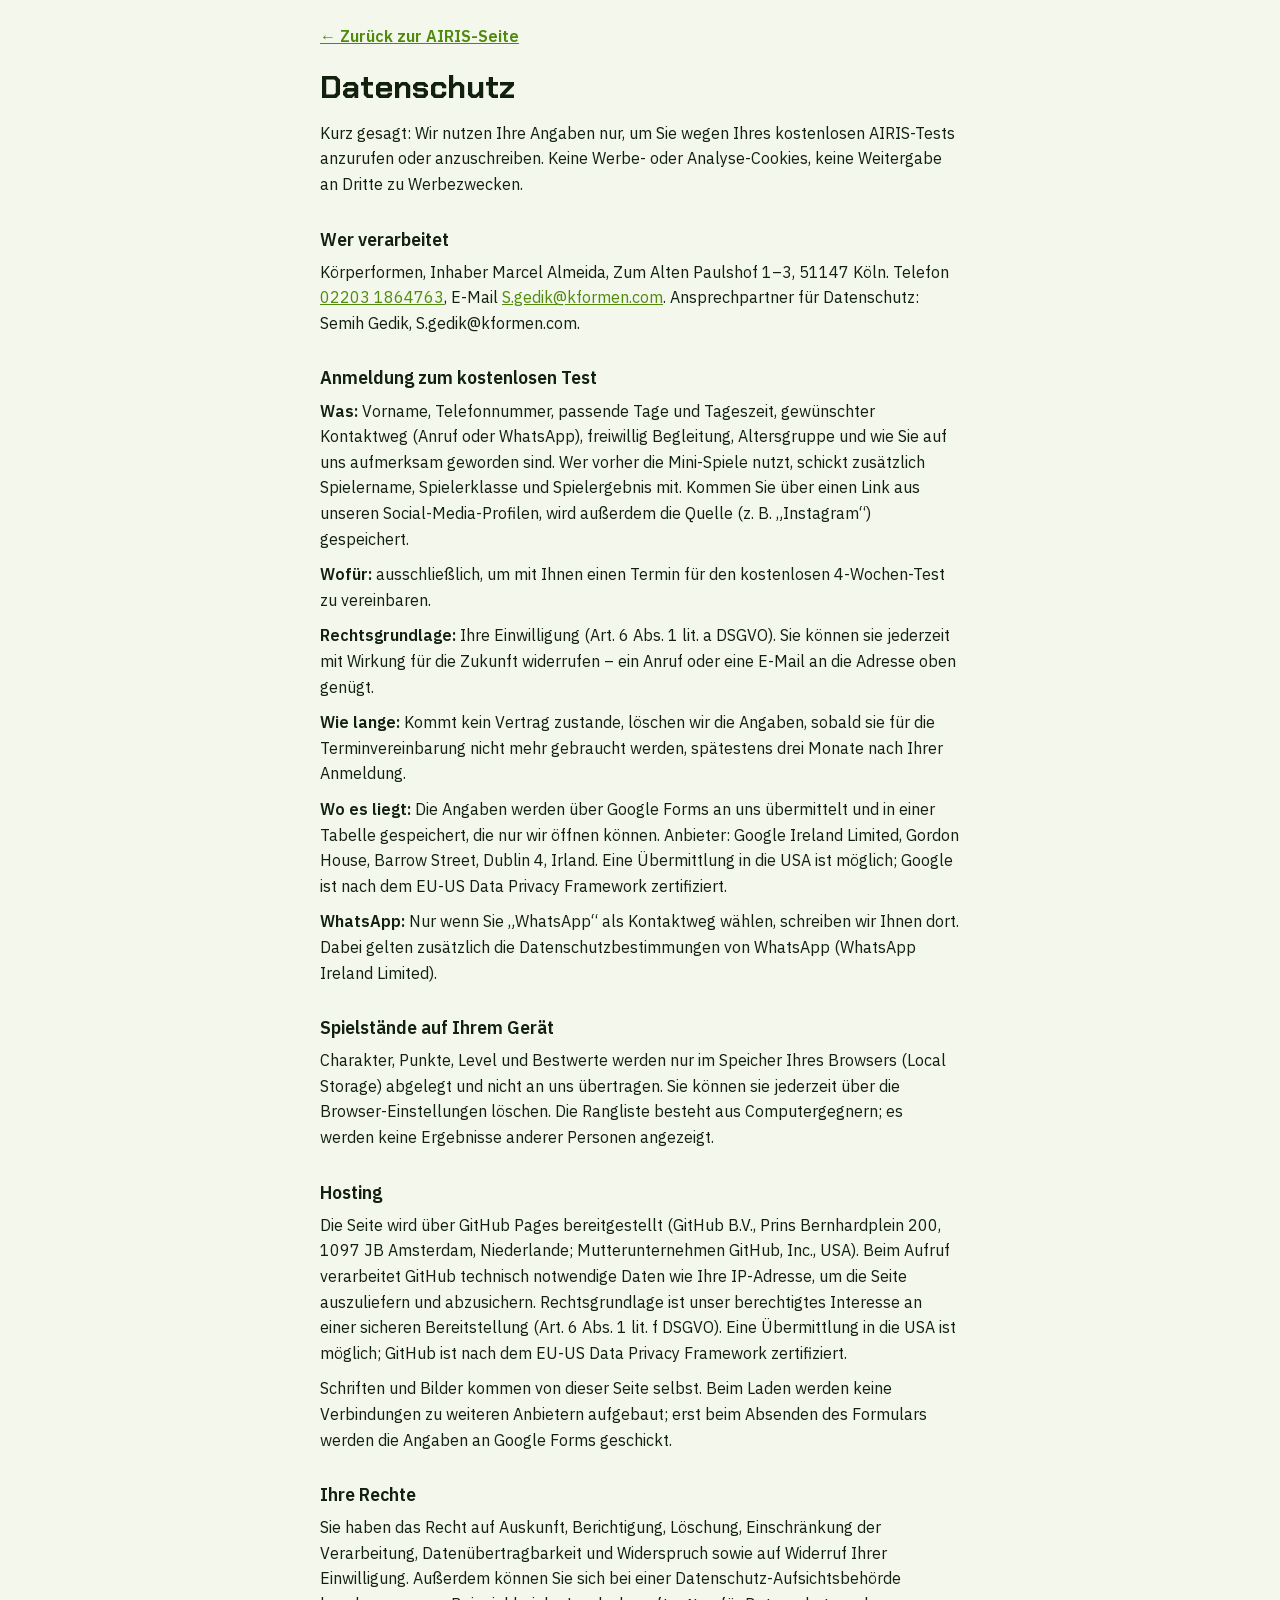
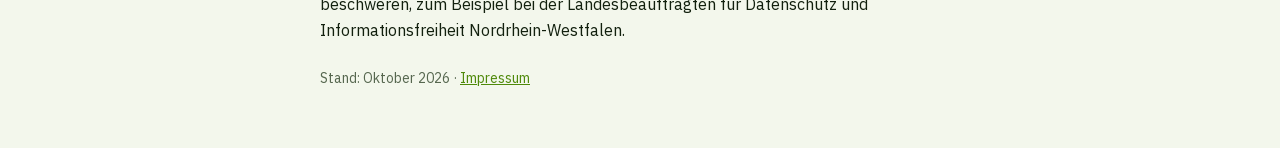
<file: datenschutz.html>
<!doctype html>
<html lang="de">
<head>
<meta charset="utf-8">
<meta name="viewport" content="width=device-width, initial-scale=1">
<meta name="color-scheme" content="light dark">
<meta name="robots" content="noindex">
<title>Datenschutz – AIRIS Health Gaming Köln</title>
<link rel="stylesheet" href="assets/fonts/fonts.css">
<style>
:root { --bg: #f3f7ec; --panel: #fff; --line: #d3dfc2; --fg: #12200e; --muted: #56674f; --accent: #4f8a0b; }
@media (prefers-color-scheme: dark) { :root { --bg: #070b12; --panel: #0f1622; --line: #263449; --fg: #eef3ff; --muted: #97a5ba; --accent: #9be12f; } }
* { box-sizing: border-box; }
body { margin: 0; background: var(--bg); color: var(--fg); font: 16px/1.6 "IBM Plex Sans", -apple-system, Arial, sans-serif; }
main { max-width: 42rem; margin: 0 auto; padding: 24px 16px 48px; }
a { color: var(--accent); }
.back { display: inline-block; margin-bottom: 20px; font-weight: 600; }
h1 { font-family: "Chakra Petch", Arial, sans-serif; font-size: 2rem; line-height: 1.1; margin: 0 0 16px; }
h2 { font-size: 1.1rem; margin: 28px 0 6px; }
p, li { color: var(--fg); margin: 0 0 10px; }
.muted { color: var(--muted); font-size: 14px; }
.card { background: var(--panel); border: 1px solid var(--line); border-radius: 14px; padding: 16px; }
</style>
</head>
<body>
<main>
<a class="back" href="./">← Zurück zur AIRIS-Seite</a>
<h1>Datenschutz</h1>
<p>Kurz gesagt: Wir nutzen Ihre Angaben nur, um Sie wegen Ihres kostenlosen AIRIS-Tests anzurufen oder anzuschreiben. Keine Werbe- oder Analyse-Cookies, keine Weitergabe an Dritte zu Werbezwecken.</p>

<h2>Wer verarbeitet</h2>
<p>Körperformen, Inhaber Marcel Almeida, Zum Alten Paulshof 1–3, 51147 Köln. Telefon <a href="tel:+4922031864763">02203 1864763</a>, E-Mail <a href="mailto:S.gedik@kformen.com">S.gedik@kformen.com</a>. Ansprechpartner für Datenschutz: Semih Gedik, S.gedik@kformen.com.</p>

<h2>Anmeldung zum kostenlosen Test</h2>
<p><strong>Was:</strong> Vorname, Telefonnummer, passende Tage und Tageszeit, gewünschter Kontaktweg (Anruf oder WhatsApp), freiwillig Begleitung, Altersgruppe und wie Sie auf uns aufmerksam geworden sind. Wer vorher die Mini-Spiele nutzt, schickt zusätzlich Spielername, Spielerklasse und Spielergebnis mit. Kommen Sie über einen Link aus unseren Social-Media-Profilen, wird außerdem die Quelle (z. B. „Instagram“) gespeichert.</p>
<p><strong>Wofür:</strong> ausschließlich, um mit Ihnen einen Termin für den kostenlosen 4-Wochen-Test zu vereinbaren.</p>
<p><strong>Rechtsgrundlage:</strong> Ihre Einwilligung (Art. 6 Abs. 1 lit. a DSGVO). Sie können sie jederzeit mit Wirkung für die Zukunft widerrufen – ein Anruf oder eine E-Mail an die Adresse oben genügt.</p>
<p><strong>Wie lange:</strong> Kommt kein Vertrag zustande, löschen wir die Angaben, sobald sie für die Terminvereinbarung nicht mehr gebraucht werden, spätestens drei Monate nach Ihrer Anmeldung.</p>
<p><strong>Wo es liegt:</strong> Die Angaben werden über Google Forms an uns übermittelt und in einer Tabelle gespeichert, die nur wir öffnen können. Anbieter: Google Ireland Limited, Gordon House, Barrow Street, Dublin 4, Irland. Eine Übermittlung in die USA ist möglich; Google ist nach dem EU-US Data Privacy Framework zertifiziert.</p>
<p><strong>WhatsApp:</strong> Nur wenn Sie „WhatsApp“ als Kontaktweg wählen, schreiben wir Ihnen dort. Dabei gelten zusätzlich die Datenschutzbestimmungen von WhatsApp (WhatsApp Ireland Limited).</p>

<h2>Spielstände auf Ihrem Gerät</h2>
<p>Charakter, Punkte, Level und Bestwerte werden nur im Speicher Ihres Browsers (Local Storage) abgelegt und nicht an uns übertragen. Sie können sie jederzeit über die Browser-Einstellungen löschen. Die Rangliste besteht aus Computergegnern; es werden keine Ergebnisse anderer Personen angezeigt.</p>

<h2>Hosting</h2>
<p>Die Seite wird über GitHub Pages bereitgestellt (GitHub B.V., Prins Bernhardplein 200, 1097 JB Amsterdam, Niederlande; Mutterunternehmen GitHub, Inc., USA). Beim Aufruf verarbeitet GitHub technisch notwendige Daten wie Ihre IP-Adresse, um die Seite auszuliefern und abzusichern. Rechtsgrundlage ist unser berechtigtes Interesse an einer sicheren Bereitstellung (Art. 6 Abs. 1 lit. f DSGVO). Eine Übermittlung in die USA ist möglich; GitHub ist nach dem EU-US Data Privacy Framework zertifiziert.</p>
<p>Schriften und Bilder kommen von dieser Seite selbst. Beim Laden werden keine Verbindungen zu weiteren Anbietern aufgebaut; erst beim Absenden des Formulars werden die Angaben an Google Forms geschickt.</p>

<h2>Ihre Rechte</h2>
<p>Sie haben das Recht auf Auskunft, Berichtigung, Löschung, Einschränkung der Verarbeitung, Datenübertragbarkeit und Widerspruch sowie auf Widerruf Ihrer Einwilligung. Außerdem können Sie sich bei einer Datenschutz-Aufsichtsbehörde beschweren, zum Beispiel bei der Landesbeauftragten für Datenschutz und Informationsfreiheit Nordrhein-Westfalen.</p>

<p class="muted" style="margin-top:24px">Stand: Oktober 2026 · <a href="impressum.html">Impressum</a></p>
</main>
</body>
</html>
</file>
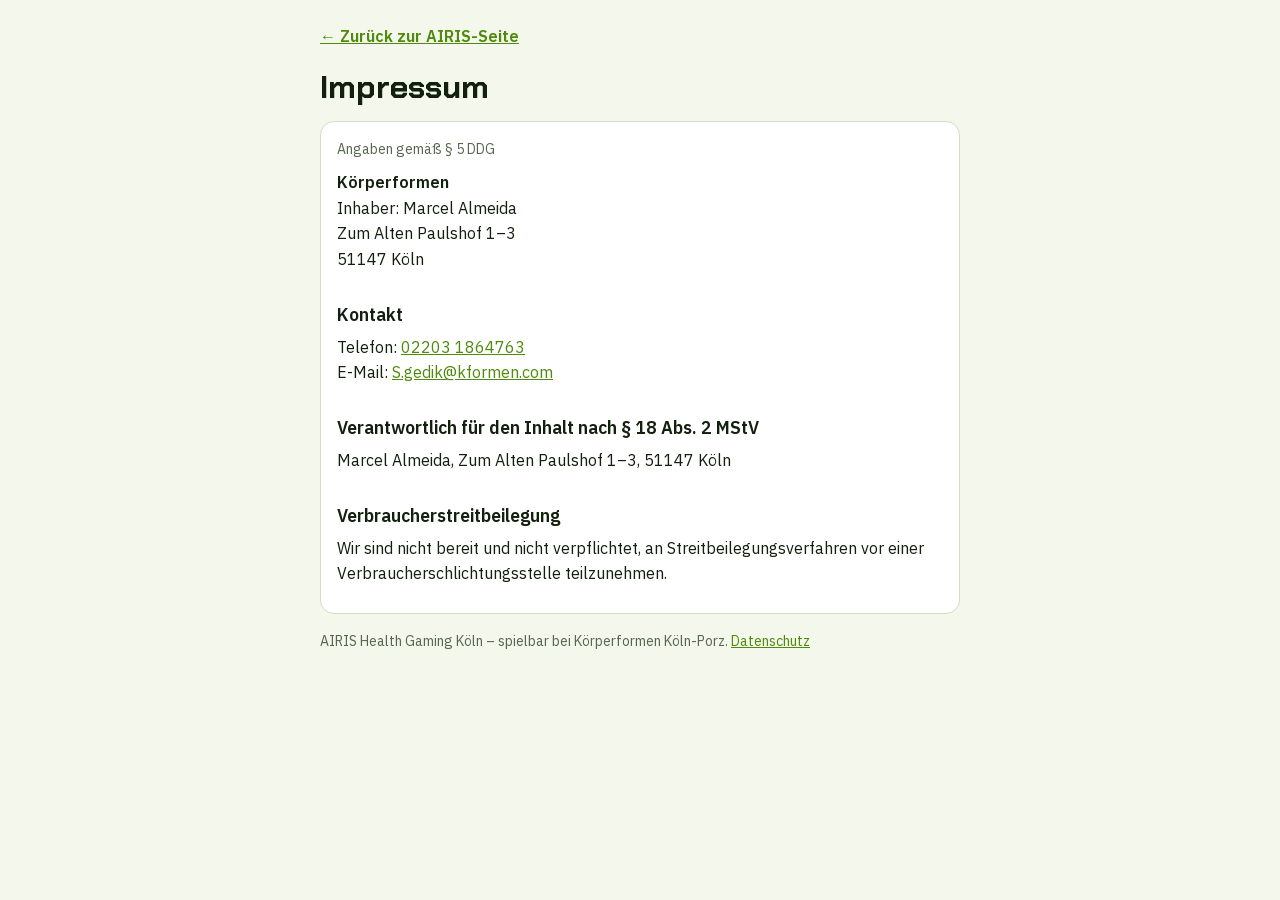
<file: impressum.html>
<!doctype html>
<html lang="de">
<head>
<meta charset="utf-8">
<meta name="viewport" content="width=device-width, initial-scale=1">
<meta name="color-scheme" content="light dark">
<meta name="robots" content="noindex">
<title>Impressum – AIRIS Health Gaming Köln</title>
<link rel="stylesheet" href="assets/fonts/fonts.css">
<style>
:root { --bg: #f3f7ec; --panel: #fff; --line: #d3dfc2; --fg: #12200e; --muted: #56674f; --accent: #4f8a0b; }
@media (prefers-color-scheme: dark) { :root { --bg: #070b12; --panel: #0f1622; --line: #263449; --fg: #eef3ff; --muted: #97a5ba; --accent: #9be12f; } }
* { box-sizing: border-box; }
body { margin: 0; background: var(--bg); color: var(--fg); font: 16px/1.6 "IBM Plex Sans", -apple-system, Arial, sans-serif; }
main { max-width: 42rem; margin: 0 auto; padding: 24px 16px 48px; }
a { color: var(--accent); }
.back { display: inline-block; margin-bottom: 20px; font-weight: 600; }
h1 { font-family: "Chakra Petch", Arial, sans-serif; font-size: 2rem; line-height: 1.1; margin: 0 0 16px; }
h2 { font-size: 1.1rem; margin: 28px 0 6px; }
p, li { color: var(--fg); margin: 0 0 10px; }
.muted { color: var(--muted); font-size: 14px; }
.card { background: var(--panel); border: 1px solid var(--line); border-radius: 14px; padding: 16px; }
</style>
</head>
<body>
<main>
<a class="back" href="./">← Zurück zur AIRIS-Seite</a>
<h1>Impressum</h1>
<div class="card">
<p class="muted">Angaben gemäß § 5 DDG</p>
<p><strong>Körperformen</strong><br>Inhaber: Marcel Almeida<br>Zum Alten Paulshof 1–3<br>51147 Köln</p>
<h2>Kontakt</h2>
<p>Telefon: <a href="tel:+4922031864763">02203 1864763</a><br>E-Mail: <a href="mailto:S.gedik@kformen.com">S.gedik@kformen.com</a></p>
<h2>Verantwortlich für den Inhalt nach § 18 Abs. 2 MStV</h2>
<p>Marcel Almeida, Zum Alten Paulshof 1–3, 51147 Köln</p>
<h2>Verbraucherstreitbeilegung</h2>
<p>Wir sind nicht bereit und nicht verpflichtet, an Streitbeilegungsverfahren vor einer Verbraucherschlichtungsstelle teilzunehmen.</p>
</div>
<p class="muted" style="margin-top:16px">AIRIS Health Gaming Köln – spielbar bei Körperformen Köln-Porz. <a href="datenschutz.html">Datenschutz</a></p>
</main>
</body>
</html>
</file>
<file: assets/fonts/fonts.css>
@font-face {
  font-family: 'Chakra Petch';
  font-style: italic;
  font-weight: 700;
  font-display: swap;
  src: url(ChakraPetch-700i-latin-ext.woff2) format('woff2');
  unicode-range: U+0100-02BA, U+02BD-02C5, U+02C7-02CC, U+02CE-02D7, U+02DD-02FF, U+0304, U+0308, U+0329, U+1D00-1DBF, U+1E00-1E9F, U+1EF2-1EFF, U+2020, U+20A0-20AB, U+20AD-20C4, U+2113, U+2C60-2C7F, U+A720-A7FF;
}
@font-face {
  font-family: 'Chakra Petch';
  font-style: italic;
  font-weight: 700;
  font-display: swap;
  src: url(ChakraPetch-700i-latin.woff2) format('woff2');
  unicode-range: U+0000-00FF, U+0131, U+0152-0153, U+02BB-02BC, U+02C6, U+02DA, U+02DC, U+0304, U+0308, U+0329, U+2000-206F, U+20AC, U+2122, U+2191, U+2193, U+2212, U+2215, U+FEFF, U+FFFD;
}
@font-face {
  font-family: 'Chakra Petch';
  font-style: normal;
  font-weight: 600;
  font-display: swap;
  src: url(ChakraPetch-600-latin-ext.woff2) format('woff2');
  unicode-range: U+0100-02BA, U+02BD-02C5, U+02C7-02CC, U+02CE-02D7, U+02DD-02FF, U+0304, U+0308, U+0329, U+1D00-1DBF, U+1E00-1E9F, U+1EF2-1EFF, U+2020, U+20A0-20AB, U+20AD-20C4, U+2113, U+2C60-2C7F, U+A720-A7FF;
}
@font-face {
  font-family: 'Chakra Petch';
  font-style: normal;
  font-weight: 600;
  font-display: swap;
  src: url(ChakraPetch-600-latin.woff2) format('woff2');
  unicode-range: U+0000-00FF, U+0131, U+0152-0153, U+02BB-02BC, U+02C6, U+02DA, U+02DC, U+0304, U+0308, U+0329, U+2000-206F, U+20AC, U+2122, U+2191, U+2193, U+2212, U+2215, U+FEFF, U+FFFD;
}
@font-face {
  font-family: 'Chakra Petch';
  font-style: normal;
  font-weight: 700;
  font-display: swap;
  src: url(ChakraPetch-700-latin-ext.woff2) format('woff2');
  unicode-range: U+0100-02BA, U+02BD-02C5, U+02C7-02CC, U+02CE-02D7, U+02DD-02FF, U+0304, U+0308, U+0329, U+1D00-1DBF, U+1E00-1E9F, U+1EF2-1EFF, U+2020, U+20A0-20AB, U+20AD-20C4, U+2113, U+2C60-2C7F, U+A720-A7FF;
}
@font-face {
  font-family: 'Chakra Petch';
  font-style: normal;
  font-weight: 700;
  font-display: swap;
  src: url(ChakraPetch-700-latin.woff2) format('woff2');
  unicode-range: U+0000-00FF, U+0131, U+0152-0153, U+02BB-02BC, U+02C6, U+02DA, U+02DC, U+0304, U+0308, U+0329, U+2000-206F, U+20AC, U+2122, U+2191, U+2193, U+2212, U+2215, U+FEFF, U+FFFD;
}
@font-face {
  font-family: 'IBM Plex Sans';
  font-style: normal;
  font-weight: 400;
  font-stretch: 100%;
  font-display: swap;
  src: url(IBMPlexSans-400-latin-ext.woff2) format('woff2');
  unicode-range: U+0100-02BA, U+02BD-02C5, U+02C7-02CC, U+02CE-02D7, U+02DD-02FF, U+0304, U+0308, U+0329, U+1D00-1DBF, U+1E00-1E9F, U+1EF2-1EFF, U+2020, U+20A0-20AB, U+20AD-20C4, U+2113, U+2C60-2C7F, U+A720-A7FF;
}
@font-face {
  font-family: 'IBM Plex Sans';
  font-style: normal;
  font-weight: 400;
  font-stretch: 100%;
  font-display: swap;
  src: url(IBMPlexSans-400-latin.woff2) format('woff2');
  unicode-range: U+0000-00FF, U+0131, U+0152-0153, U+02BB-02BC, U+02C6, U+02DA, U+02DC, U+0304, U+0308, U+0329, U+2000-206F, U+20AC, U+2122, U+2191, U+2193, U+2212, U+2215, U+FEFF, U+FFFD;
}
@font-face {
  font-family: 'IBM Plex Sans';
  font-style: normal;
  font-weight: 500;
  font-stretch: 100%;
  font-display: swap;
  src: url(IBMPlexSans-500-latin-ext.woff2) format('woff2');
  unicode-range: U+0100-02BA, U+02BD-02C5, U+02C7-02CC, U+02CE-02D7, U+02DD-02FF, U+0304, U+0308, U+0329, U+1D00-1DBF, U+1E00-1E9F, U+1EF2-1EFF, U+2020, U+20A0-20AB, U+20AD-20C4, U+2113, U+2C60-2C7F, U+A720-A7FF;
}
@font-face {
  font-family: 'IBM Plex Sans';
  font-style: normal;
  font-weight: 500;
  font-stretch: 100%;
  font-display: swap;
  src: url(IBMPlexSans-500-latin.woff2) format('woff2');
  unicode-range: U+0000-00FF, U+0131, U+0152-0153, U+02BB-02BC, U+02C6, U+02DA, U+02DC, U+0304, U+0308, U+0329, U+2000-206F, U+20AC, U+2122, U+2191, U+2193, U+2212, U+2215, U+FEFF, U+FFFD;
}
@font-face {
  font-family: 'IBM Plex Sans';
  font-style: normal;
  font-weight: 600;
  font-stretch: 100%;
  font-display: swap;
  src: url(IBMPlexSans-600-latin-ext.woff2) format('woff2');
  unicode-range: U+0100-02BA, U+02BD-02C5, U+02C7-02CC, U+02CE-02D7, U+02DD-02FF, U+0304, U+0308, U+0329, U+1D00-1DBF, U+1E00-1E9F, U+1EF2-1EFF, U+2020, U+20A0-20AB, U+20AD-20C4, U+2113, U+2C60-2C7F, U+A720-A7FF;
}
@font-face {
  font-family: 'IBM Plex Sans';
  font-style: normal;
  font-weight: 600;
  font-stretch: 100%;
  font-display: swap;
  src: url(IBMPlexSans-600-latin.woff2) format('woff2');
  unicode-range: U+0000-00FF, U+0131, U+0152-0153, U+02BB-02BC, U+02C6, U+02DA, U+02DC, U+0304, U+0308, U+0329, U+2000-206F, U+20AC, U+2122, U+2191, U+2193, U+2212, U+2215, U+FEFF, U+FFFD;
}
@font-face {
  font-family: 'JetBrains Mono';
  font-style: normal;
  font-weight: 500;
  font-display: swap;
  src: url(JetBrainsMono-500-latin-ext.woff2) format('woff2');
  unicode-range: U+0100-02BA, U+02BD-02C5, U+02C7-02CC, U+02CE-02D7, U+02DD-02FF, U+0304, U+0308, U+0329, U+1D00-1DBF, U+1E00-1E9F, U+1EF2-1EFF, U+2020, U+20A0-20AB, U+20AD-20C4, U+2113, U+2C60-2C7F, U+A720-A7FF;
}
@font-face {
  font-family: 'JetBrains Mono';
  font-style: normal;
  font-weight: 500;
  font-display: swap;
  src: url(JetBrainsMono-500-latin.woff2) format('woff2');
  unicode-range: U+0000-00FF, U+0131, U+0152-0153, U+02BB-02BC, U+02C6, U+02DA, U+02DC, U+0304, U+0308, U+0329, U+2000-206F, U+20AC, U+2122, U+2191, U+2193, U+2212, U+2215, U+FEFF, U+FFFD;
}
@font-face {
  font-family: 'JetBrains Mono';
  font-style: normal;
  font-weight: 700;
  font-display: swap;
  src: url(JetBrainsMono-700-latin-ext.woff2) format('woff2');
  unicode-range: U+0100-02BA, U+02BD-02C5, U+02C7-02CC, U+02CE-02D7, U+02DD-02FF, U+0304, U+0308, U+0329, U+1D00-1DBF, U+1E00-1E9F, U+1EF2-1EFF, U+2020, U+20A0-20AB, U+20AD-20C4, U+2113, U+2C60-2C7F, U+A720-A7FF;
}
@font-face {
  font-family: 'JetBrains Mono';
  font-style: normal;
  font-weight: 700;
  font-display: swap;
  src: url(JetBrainsMono-700-latin.woff2) format('woff2');
  unicode-range: U+0000-00FF, U+0131, U+0152-0153, U+02BB-02BC, U+02C6, U+02DA, U+02DC, U+0304, U+0308, U+0329, U+2000-206F, U+20AC, U+2122, U+2191, U+2193, U+2212, U+2215, U+FEFF, U+FFFD;
}
@font-face {
  font-family: 'Press Start 2P';
  font-style: normal;
  font-weight: 400;
  font-display: swap;
  src: url(PressStart2P-400-latin-ext.woff2) format('woff2');
  unicode-range: U+0100-02BA, U+02BD-02C5, U+02C7-02CC, U+02CE-02D7, U+02DD-02FF, U+0304, U+0308, U+0329, U+1D00-1DBF, U+1E00-1E9F, U+1EF2-1EFF, U+2020, U+20A0-20AB, U+20AD-20C4, U+2113, U+2C60-2C7F, U+A720-A7FF;
}
@font-face {
  font-family: 'Press Start 2P';
  font-style: normal;
  font-weight: 400;
  font-display: swap;
  src: url(PressStart2P-400-latin.woff2) format('woff2');
  unicode-range: U+0000-00FF, U+0131, U+0152-0153, U+02BB-02BC, U+02C6, U+02DA, U+02DC, U+0304, U+0308, U+0329, U+2000-206F, U+20AC, U+2122, U+2191, U+2193, U+2212, U+2215, U+FEFF, U+FFFD;
}
</file>
